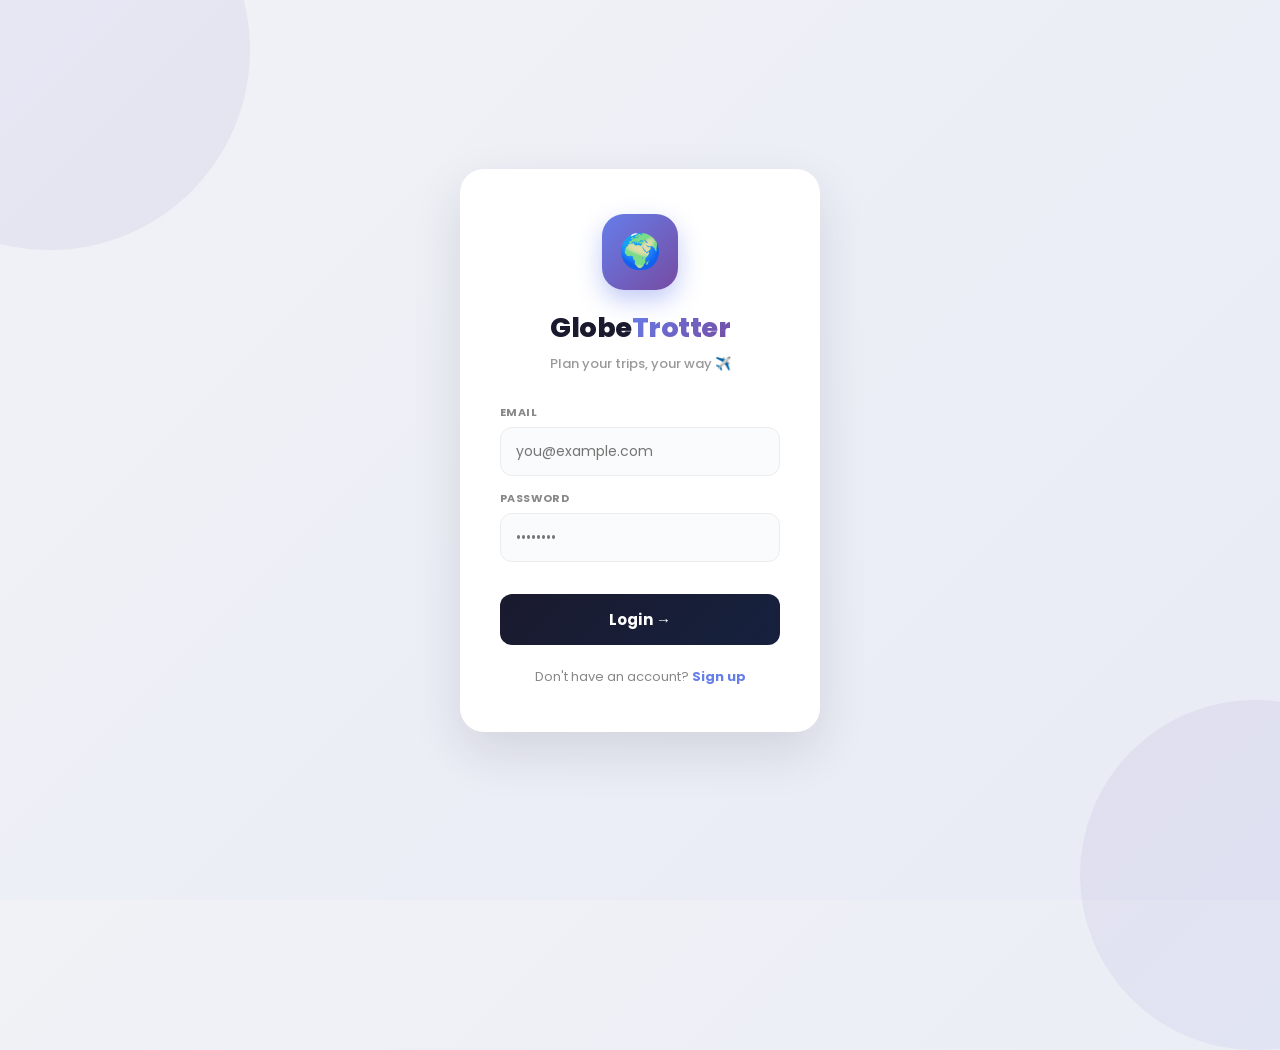
<file: index.html>
<!DOCTYPE html>
<html lang="en">
<head>
<meta charset="UTF-8">
<meta name="viewport" content="width=device-width, initial-scale=1.0">
<title>GlobeTrotter - Login</title>
<link rel="preconnect" href="https://fonts.googleapis.com">
<link href="https://fonts.googleapis.com/css2?family=Poppins:wght@400;500;600;700;800&display=swap" rel="stylesheet">
<style>
  * {
    margin: 0;
    padding: 0;
    box-sizing: border-box;
    font-family: 'Poppins', Arial, sans-serif;
  }

  body {
    background: linear-gradient(135deg, #f0f2f6 0%, #e8ebf5 100%);
    min-height: 100vh;
    display: flex;
    align-items: center;
    justify-content: center;
    position: relative;
    overflow: hidden;
  }

  /* Decorative background blobs */
  body::before {
    content: '';
    position: absolute;
    width: 400px;
    height: 400px;
    background: linear-gradient(135deg, #667eea, #764ba2);
    border-radius: 50%;
    opacity: 0.08;
    top: -150px;
    left: -150px;
  }

  body::after {
    content: '';
    position: absolute;
    width: 350px;
    height: 350px;
    background: linear-gradient(135deg, #764ba2, #667eea);
    border-radius: 50%;
    opacity: 0.08;
    bottom: -150px;
    right: -150px;
  }

  .container {
    background: white;
    padding: 45px 40px;
    border-radius: 24px;
    width: 360px;
    text-align: center;
    box-shadow: 0 20px 50px rgba(30,30,60,0.12);
    position: relative;
    z-index: 1;
  }

  /* Custom logo */
  .logo-badge {
    width: 76px;
    height: 76px;
    background: linear-gradient(135deg, #667eea 0%, #764ba2 100%);
    border-radius: 22px;
    display: flex;
    align-items: center;
    justify-content: center;
    margin: 0 auto 18px auto;
    box-shadow: 0 10px 25px rgba(102,126,234,0.4);
  }

  .logo-badge {
    font-size: 34px;
  }

  h1 {
    color: #1a1a2e;
    margin-bottom: 6px;
    font-size: 27px;
    font-weight: 800;
    letter-spacing: -0.5px;
  }

  h1 span {
    background: linear-gradient(135deg, #667eea, #764ba2);
    -webkit-background-clip: text;
    -webkit-text-fill-color: transparent;
    background-clip: text;
  }

  .tagline {
    color: #999;
    margin-bottom: 30px;
    font-size: 13px;
    font-weight: 500;
  }

  .field-group {
    text-align: left;
    margin-bottom: 14px;
  }

  .field-group label {
    display: block;
    font-size: 11px;
    font-weight: 700;
    color: #888;
    margin-bottom: 6px;
    text-transform: uppercase;
    letter-spacing: 0.4px;
  }

  input {
    width: 100%;
    padding: 13px 15px;
    border: 1.5px solid #ececec;
    border-radius: 12px;
    font-size: 14px;
    background: #fafbfc;
    font-family: inherit;
  }

  input:focus {
    outline: none;
    border-color: #667eea;
    background: white;
    box-shadow: 0 0 0 4px rgba(102,126,234,0.1);
  }

  button {
    width: 100%;
    padding: 14px;
    margin-top: 18px;
    background: linear-gradient(135deg, #1a1a2e, #16213e);
    color: white;
    border: none;
    border-radius: 12px;
    font-size: 15px;
    cursor: pointer;
    font-weight: 700;
    transition: 0.25s;
    letter-spacing: 0.2px;
  }

  button:hover {
    box-shadow: 0 10px 20px rgba(26,26,46,0.3);
    transform: translateY(-2px);
  }

  a {
    color: #667eea;
    font-weight: 700;
    text-decoration: none;
  }

  a:hover {
    text-decoration: underline;
  }

  .signup-text {
    margin-top: 22px;
    font-size: 13px;
    color: #888;
  }

  .divider {
    display: flex;
    align-items: center;
    gap: 10px;
    margin: 20px 0;
    color: #ccc;
    font-size: 11px;
  }

  .divider::before,
  .divider::after {
    content: '';
    flex: 1;
    height: 1px;
    background: #eee;
  }
</style>
</head>
<body>

  <div class="container">
    <div class="logo-badge">🌍</div>

    <h1>Globe<span>Trotter</span></h1>
    <p class="tagline">Plan your trips, your way ✈️</p>

    <form id="loginForm">
      <div class="field-group">
        <label>Email</label>
        <input type="email" id="email" placeholder="you@example.com" required>
      </div>
      <div class="field-group">
        <label>Password</label>
        <input type="password" id="password" placeholder="••••••••" required>
      </div>
      <button type="submit">Login →</button>
    </form>

    <p class="signup-text">Don't have an account? <a href="#" id="showSignup">Sign up</a></p>
  </div>

  <script>
    document.getElementById('loginForm').addEventListener('submit', function(e) {
      e.preventDefault();
      const email = document.getElementById('email').value;
      alert('Login clicked with: ' + email);
      window.location.href = "dashboard.html";
    });
  </script>

</body>
</html>
</file>
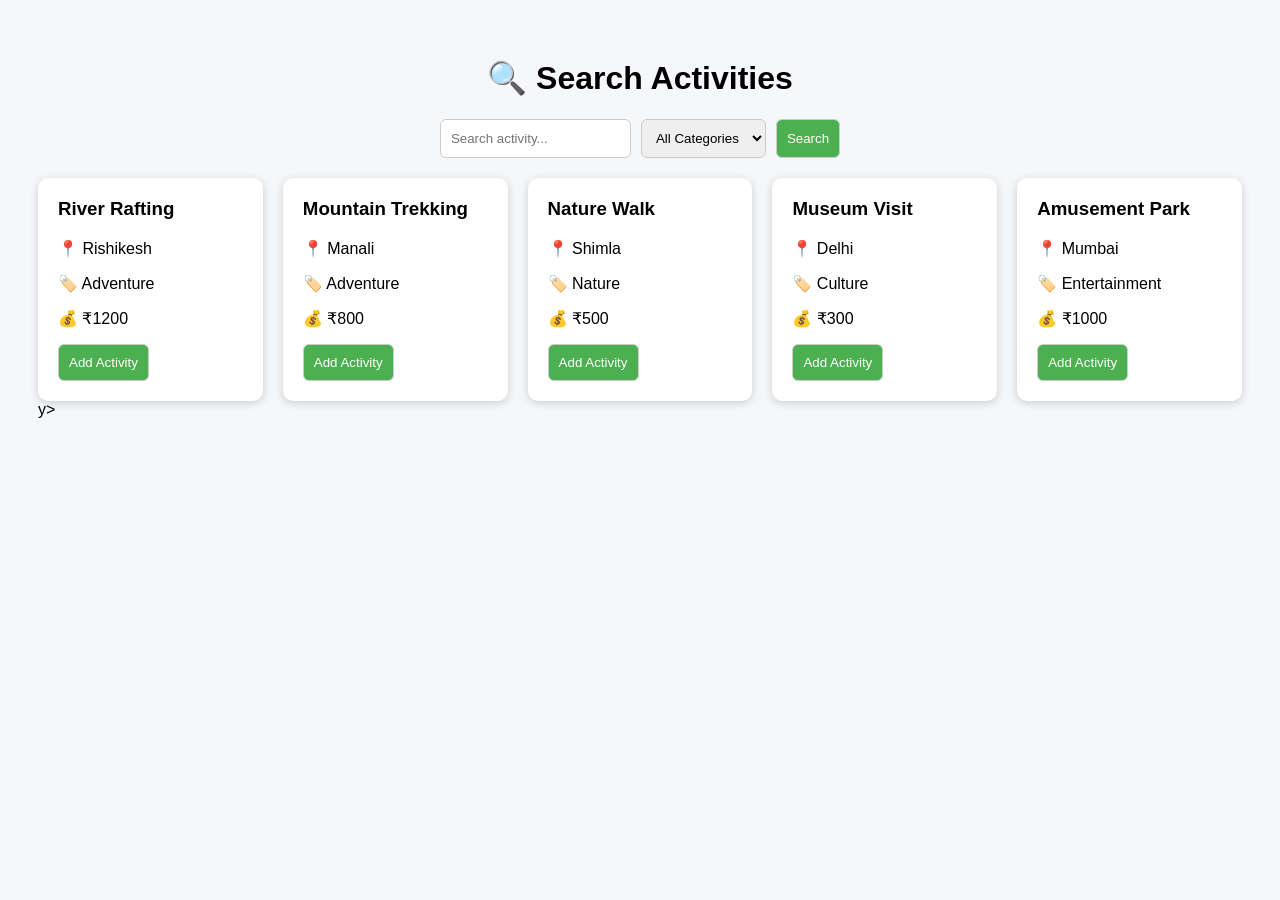
<file: activity-search.html>
<!DOCTYPE html>
<html>
<head>
    <title>Activity Search</title>

    <style>
        body {
            font-family: Arial;
            background: #f5f7fa;
            padding: 30px;
        }

        h1 {
            text-align: center;
        }

        .search-box {
            display: flex;
            justify-content: center;
            gap: 10px;
            margin: 20px;
        }

        input, select, button {
            padding: 10px;
            border: 1px solid #ccc;
            border-radius: 6px;
        }

        button {
            background: #4CAF50;
            color: white;
            cursor: pointer;
        }

        .activities {
            display: grid;
            grid-template-columns: repeat(auto-fit, minmax(220px, 1fr));
            gap: 20px;
        }

        .activity {
            background: white;
            padding: 20px;
            border-radius: 10px;
            box-shadow: 0 2px 8px #ccc;
        }

        .activity h3 {
            margin-top: 0;
        }
    </style>
</head>

<body>

    <h1>🔍 Search Activities</h1>

    <div class="search-box">
        <input type="text" id="search" placeholder="Search activity...">

        <select id="category">
            <option value="all">All Categories</option>
            <option value="Adventure">Adventure</option>
            <option value="Nature">Nature</option>
            <option value="Culture">Culture</option>
            <option value="Entertainment">Entertainment</option>
        </select>

        <button onclick="searchActivities()">Search</button>
    </div>

    <div class="activities" id="activityList"></div>

    <script>

        const activities = [
            {
                name: "River Rafting",
                location: "Rishikesh",
                category: "Adventure",
                price: 1200
            },
            {
                name: "Mountain Trekking",
                location: "Manali",
                category: "Adventure",
                price: 800
            },
            {
                name: "Nature Walk",
                location: "Shimla",
                category: "Nature",
                price: 500
            },
            {
                name: "Museum Visit",
                location: "Delhi",
                category: "Culture",
                price: 300
            },
            {
                name: "Amusement Park",
                location: "Mumbai",
                category: "Entertainment",
                price: 1000
            }
        ];

        function displayActivities(data) {

            const list = document.getElementById("activityList");

            list.innerHTML = "";

            if (data.length === 0) {
                list.innerHTML = "<h3>No activities found</h3>";
                return;
            }

            data.forEach(activity => {

                list.innerHTML += `
                    <div class="activity">
                        <h3>${activity.name}</h3>
                        <p>📍 ${activity.location}</p>
                        <p>🏷️ ${activity.category}</p>
                        <p>💰 ₹${activity.price}</p>
                        <button onclick="addActivity('${activity.name}')">
                            Add Activity
                        </button>
                    </div>
                `;

            });
        }

        function searchActivities() {

            const searchText =
                document.getElementById("search").value.toLowerCase();

            const category =
                document.getElementById("category").value;

            const filtered = activities.filter(activity => {

                const matchesSearch =
                    activity.name.toLowerCase().includes(searchText) ||
                    activity.location.toLowerCase().includes(searchText);

                const matchesCategory =
                    category === "all" ||
                    activity.category === category;

                return matchesSearch && matchesCategory;
            });

            displayActivities(filtered);
        }

        function addActivity(name) {
            alert(name + " added to your trip!");
        }

        displayActivities(activities);

    </script>

</body>
</html>y>
            </html>
</file>
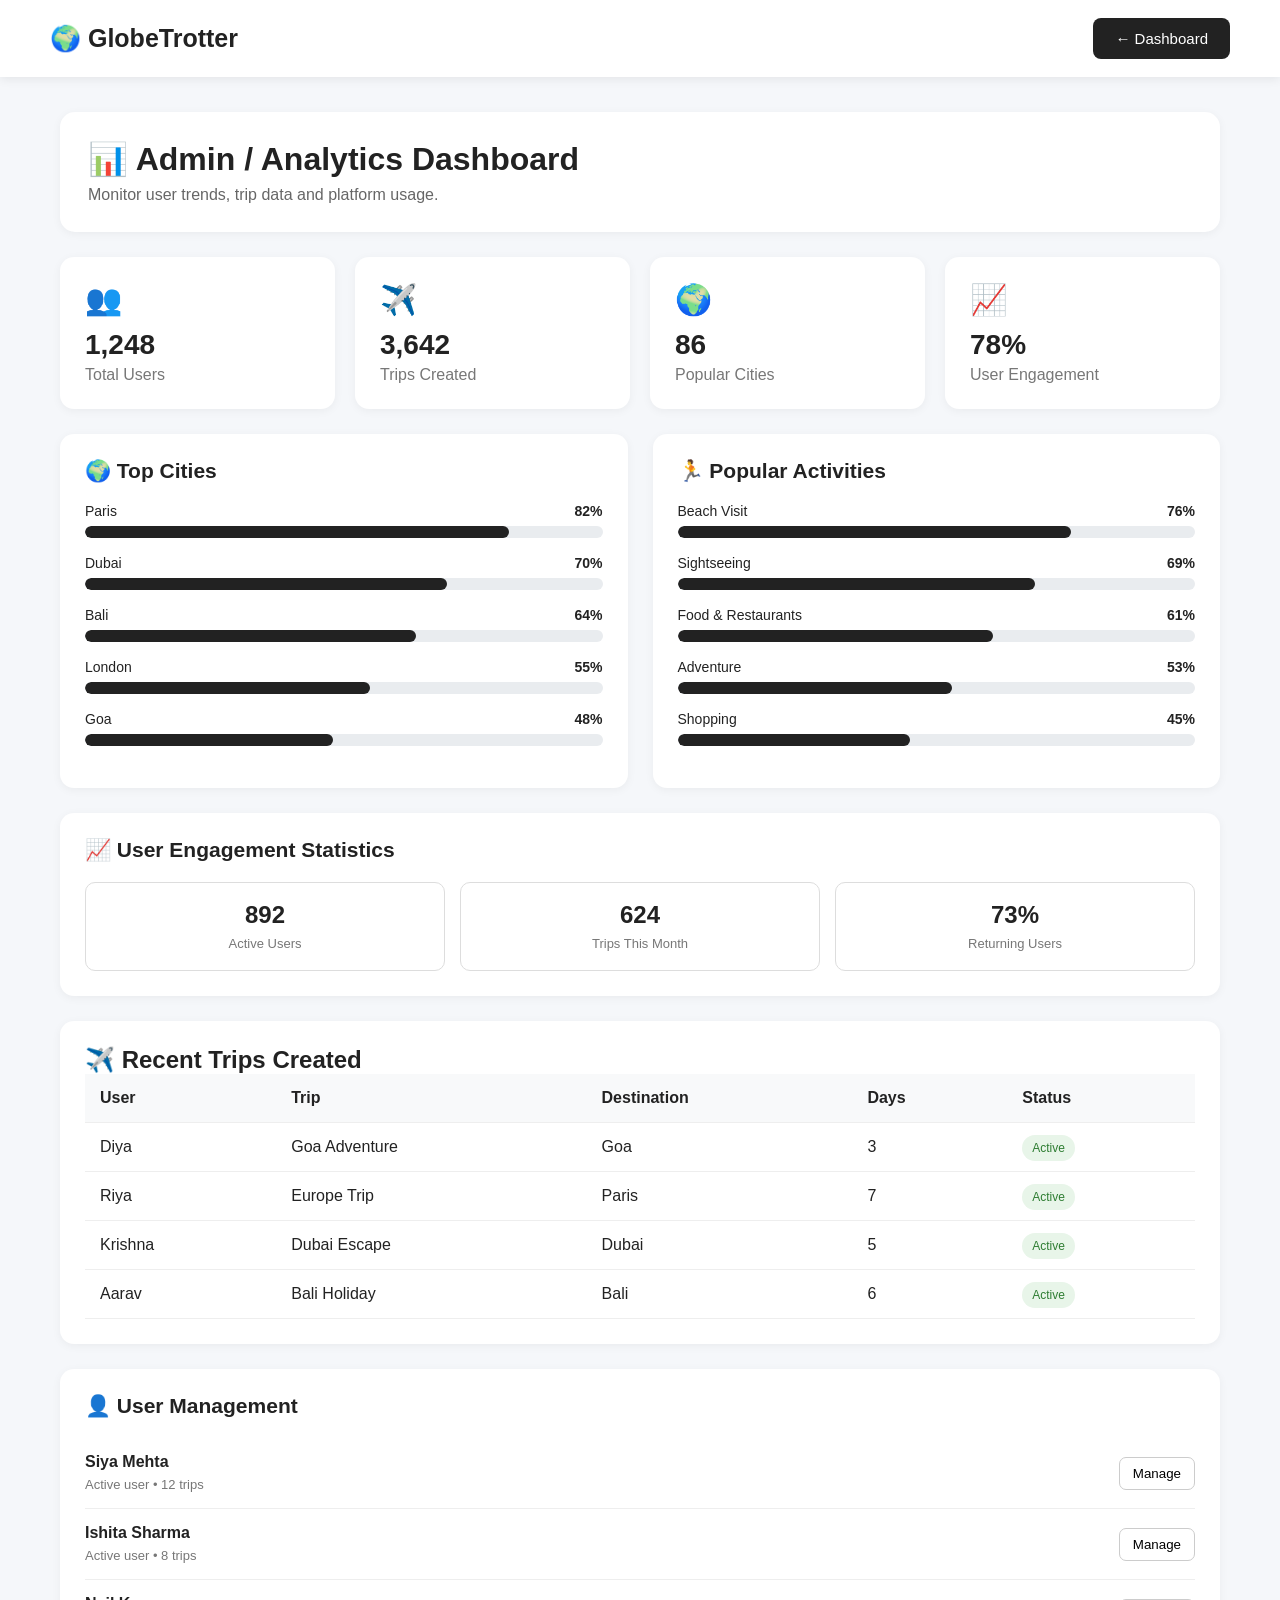
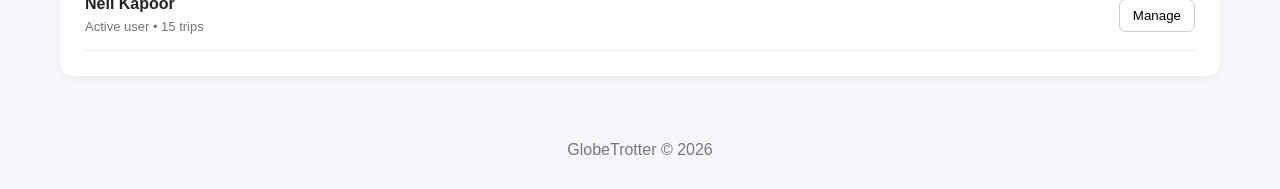
<file: admin-dashboard.html>
<!DOCTYPE html>
<html lang="en">
<head>
    <meta charset="UTF-8">
    <meta name="viewport" content="width=device-width, initial-scale=1.0">

    <title>GlobeTrotter - Admin Dashboard</title>

    <style>
        * {
            margin: 0;
            padding: 0;
            box-sizing: border-box;
            font-family: Arial, sans-serif;
        }

        body {
            background: #f5f7fa;
            color: #222;
        }

        /* Navigation */
        .navbar {
            background: white;
            padding: 18px 50px;
            display: flex;
            justify-content: space-between;
            align-items: center;
            box-shadow: 0 2px 10px rgba(0,0,0,0.08);
        }

        .logo {
            font-size: 25px;
            font-weight: bold;
        }

        .dashboard-btn {
            background: #222;
            color: white;
            border: none;
            padding: 12px 22px;
            border-radius: 8px;
            cursor: pointer;
            font-size: 15px;
        }

        .dashboard-btn:hover {
            background: #444;
        }

        /* Main container */
        .container {
            max-width: 1200px;
            margin: 35px auto;
            padding: 0 20px;
        }

        .heading {
            background: white;
            padding: 28px;
            border-radius: 15px;
            margin-bottom: 25px;
            box-shadow: 0 2px 10px rgba(0,0,0,0.05);
        }

        .heading h1 {
            font-size: 32px;
            margin-bottom: 8px;
        }

        .heading p {
            color: #666;
            font-size: 16px;
        }

        /* Statistics */
        .stats {
            display: grid;
            grid-template-columns: repeat(4, 1fr);
            gap: 20px;
            margin-bottom: 25px;
        }

        .stat-card {
            background: white;
            padding: 25px;
            border-radius: 14px;
            box-shadow: 0 2px 10px rgba(0,0,0,0.05);
        }

        .stat-icon {
            font-size: 30px;
            margin-bottom: 12px;
        }

        .stat-card h3 {
            font-size: 28px;
            margin-bottom: 5px;
        }

        .stat-card p {
            color: #777;
        }

        /* Grid sections */
        .grid {
            display: grid;
            grid-template-columns: 1fr 1fr;
            gap: 25px;
            margin-bottom: 25px;
        }

        .card {
            background: white;
            padding: 25px;
            border-radius: 14px;
            box-shadow: 0 2px 10px rgba(0,0,0,0.05);
        }

        .card h2 {
            margin-bottom: 20px;
            font-size: 21px;
        }

        /* Bar chart */
        .bar {
            margin-bottom: 17px;
        }

        .bar-info {
            display: flex;
            justify-content: space-between;
            margin-bottom: 7px;
            font-size: 14px;
        }

        .bar-bg {
            width: 100%;
            height: 12px;
            background: #e9ecef;
            border-radius: 10px;
            overflow: hidden;
        }

        .bar-fill {
            height: 100%;
            background: #222;
            border-radius: 10px;
        }

        /* Engagement */
        .engagement {
            display: grid;
            grid-template-columns: repeat(3, 1fr);
            gap: 15px;
        }

        .engagement-box {
            border: 1px solid #ddd;
            padding: 18px;
            border-radius: 10px;
            text-align: center;
        }

        .engagement-box strong {
            display: block;
            font-size: 24px;
            margin-bottom: 5px;
        }

        .engagement-box span {
            color: #777;
            font-size: 13px;
        }

        /* Table */
        .table-card {
            background: white;
            padding: 25px;
            border-radius: 14px;
            box-shadow: 0 2px 10px rgba(0,0,0,0.05);
            margin-bottom: 25px;
            overflow-x: auto;
        }

        table {
            width: 100%;
            border-collapse: collapse;
        }

        th,
        td {
            padding: 15px;
            text-align: left;
            border-bottom: 1px solid #eee;
        }

        th {
            background: #f8f9fa;
        }

        .status {
            padding: 6px 10px;
            border-radius: 15px;
            font-size: 12px;
            background: #e8f5e9;
            color: #2e7d32;
        }

        /* User management */
        .user-row {
            display: flex;
            justify-content: space-between;
            align-items: center;
            padding: 15px 0;
            border-bottom: 1px solid #eee;
        }

        .user-info strong {
            display: block;
            margin-bottom: 4px;
        }

        .user-info span {
            color: #777;
            font-size: 13px;
        }

        .manage-btn {
            border: 1px solid #ccc;
            background: white;
            padding: 8px 13px;
            border-radius: 7px;
            cursor: pointer;
        }

        .manage-btn:hover {
            background: #f1f1f1;
        }

        /* Footer */
        footer {
            text-align: center;
            padding: 30px;
            color: #777;
        }

        @media (max-width: 900px) {
            .stats {
                grid-template-columns: repeat(2, 1fr);
            }

            .grid {
                grid-template-columns: 1fr;
            }
        }

        @media (max-width: 600px) {
            .stats {
                grid-template-columns: 1fr;
            }

            .engagement {
                grid-template-columns: 1fr;
            }

            .navbar {
                padding: 18px 20px;
            }
        }
    </style>
</head>

<body>

    <!-- Navigation -->
    <nav class="navbar">
        <div class="logo">🌍 GlobeTrotter</div>

        <button class="dashboard-btn"
                onclick="window.location.href='dashboard.html'">
            ← Dashboard
        </button>
    </nav>


    <main class="container">

        <!-- Heading -->
        <section class="heading">
            <h1>📊 Admin / Analytics Dashboard</h1>
            <p>
                Monitor user trends, trip data and platform usage.
            </p>
        </section>


        <!-- Statistics -->
        <section class="stats">

            <div class="stat-card">
                <div class="stat-icon">👥</div>
                <h3>1,248</h3>
                <p>Total Users</p>
            </div>

            <div class="stat-card">
                <div class="stat-icon">✈️</div>
                <h3>3,642</h3>
                <p>Trips Created</p>
            </div>

            <div class="stat-card">
                <div class="stat-icon">🌍</div>
                <h3>86</h3>
                <p>Popular Cities</p>
            </div>

            <div class="stat-card">
                <div class="stat-icon">📈</div>
                <h3>78%</h3>
                <p>User Engagement</p>
            </div>

        </section>


        <!-- Analytics -->
        <section class="grid">

            <!-- Popular Cities -->
            <div class="card">

                <h2>🌍 Top Cities</h2>

                <div class="bar">
                    <div class="bar-info">
                        <span>Paris</span>
                        <strong>82%</strong>
                    </div>

                    <div class="bar-bg">
                        <div class="bar-fill" style="width:82%;"></div>
                    </div>
                </div>

                <div class="bar">
                    <div class="bar-info">
                        <span>Dubai</span>
                        <strong>70%</strong>
                    </div>

                    <div class="bar-bg">
                        <div class="bar-fill" style="width:70%;"></div>
                    </div>
                </div>

                <div class="bar">
                    <div class="bar-info">
                        <span>Bali</span>
                        <strong>64%</strong>
                    </div>

                    <div class="bar-bg">
                        <div class="bar-fill" style="width:64%;"></div>
                    </div>
                </div>

                <div class="bar">
                    <div class="bar-info">
                        <span>London</span>
                        <strong>55%</strong>
                    </div>

                    <div class="bar-bg">
                        <div class="bar-fill" style="width:55%;"></div>
                    </div>
                </div>

                <div class="bar">
                    <div class="bar-info">
                        <span>Goa</span>
                        <strong>48%</strong>
                    </div>

                    <div class="bar-bg">
                        <div class="bar-fill" style="width:48%;"></div>
                    </div>
                </div>

            </div>


            <!-- Popular Activities -->
            <div class="card">

                <h2>🏃 Popular Activities</h2>

                <div class="bar">
                    <div class="bar-info">
                        <span>Beach Visit</span>
                        <strong>76%</strong>
                    </div>

                    <div class="bar-bg">
                        <div class="bar-fill" style="width:76%;"></div>
                    </div>
                </div>

                <div class="bar">
                    <div class="bar-info">
                        <span>Sightseeing</span>
                        <strong>69%</strong>
                    </div>

                    <div class="bar-bg">
                        <div class="bar-fill" style="width:69%;"></div>
                    </div>
                </div>

                <div class="bar">
                    <div class="bar-info">
                        <span>Food & Restaurants</span>
                        <strong>61%</strong>
                    </div>

                    <div class="bar-bg">
                        <div class="bar-fill" style="width:61%;"></div>
                    </div>
                </div>

                <div class="bar">
                    <div class="bar-info">
                        <span>Adventure</span>
                        <strong>53%</strong>
                    </div>

                    <div class="bar-bg">
                        <div class="bar-fill" style="width:53%;"></div>
                    </div>
                </div>

                <div class="bar">
                    <div class="bar-info">
                        <span>Shopping</span>
                        <strong>45%</strong>
                    </div>

                    <div class="bar-bg">
                        <div class="bar-fill" style="width:45%;"></div>
                    </div>
                </div>

            </div>

        </section>


        <!-- User Engagement -->
        <section class="card" style="margin-bottom:25px;">

            <h2>📈 User Engagement Statistics</h2>

            <div class="engagement">

                <div class="engagement-box">
                    <strong>892</strong>
                    <span>Active Users</span>
                </div>

                <div class="engagement-box">
                    <strong>624</strong>
                    <span>Trips This Month</span>
                </div>

                <div class="engagement-box">
                    <strong>73%</strong>
                    <span>Returning Users</span>
                </div>

            </div>

        </section>


        <!-- Recent Trips -->
        <section class="table-card">

            <h2>✈️ Recent Trips Created</h2>

            <table>

                <thead>
                    <tr>
                        <th>User</th>
                        <th>Trip</th>
                        <th>Destination</th>
                        <th>Days</th>
                        <th>Status</th>
                    </tr>
                </thead>

                <tbody>

                    <tr>
                        <td>Diya</td>
                        <td>Goa Adventure</td>
                        <td>Goa</td>
                        <td>3</td>
                        <td>
                            <span class="status">Active</span>
                        </td>
                    </tr>

                    <tr>
                        <td>Riya</td>
                        <td>Europe Trip</td>
                        <td>Paris</td>
                        <td>7</td>
                        <td>
                            <span class="status">Active</span>
                        </td>
                    </tr>

                    <tr>
                        <td>Krishna</td>
                        <td>Dubai Escape</td>
                        <td>Dubai</td>
                        <td>5</td>
                        <td>
                            <span class="status">Active</span>
                        </td>
                    </tr>

                    <tr>
                        <td>Aarav</td>
                        <td>Bali Holiday</td>
                        <td>Bali</td>
                        <td>6</td>
                        <td>
                            <span class="status">Active</span>
                        </td>
                    </tr>

                </tbody>

            </table>

        </section>


        <!-- User Management -->
        <section class="card">

            <h2>👤 User Management</h2>

            <div class="user-row">

                <div class="user-info">
                    <strong>Siya Mehta</strong>
                    <span>Active user • 12 trips</span>
                </div>

                <button class="manage-btn"
                        onclick="alert('User details opened')">
                    Manage
                </button>

            </div>


            <div class="user-row">

                <div class="user-info">
                    <strong>Ishita Sharma</strong>
                    <span>Active user • 8 trips</span>
                </div>

                <button class="manage-btn"
                        onclick="alert('User details opened')">
                    Manage
                </button>

            </div>


            <div class="user-row">

                <div class="user-info">
                    <strong>Neil Kapoor</strong>
                    <span>Active user • 15 trips</span>
                </div>

                <button class="manage-btn"
                        onclick="alert('User details opened')">
                    Manage
                </button>

            </div>

        </section>

    </main>


    <footer>
        GlobeTrotter © 2026
    </footer>


    <script>
        console.log("Admin Analytics Dashboard loaded successfully.");
    </script>

</body>
</html>
</file>
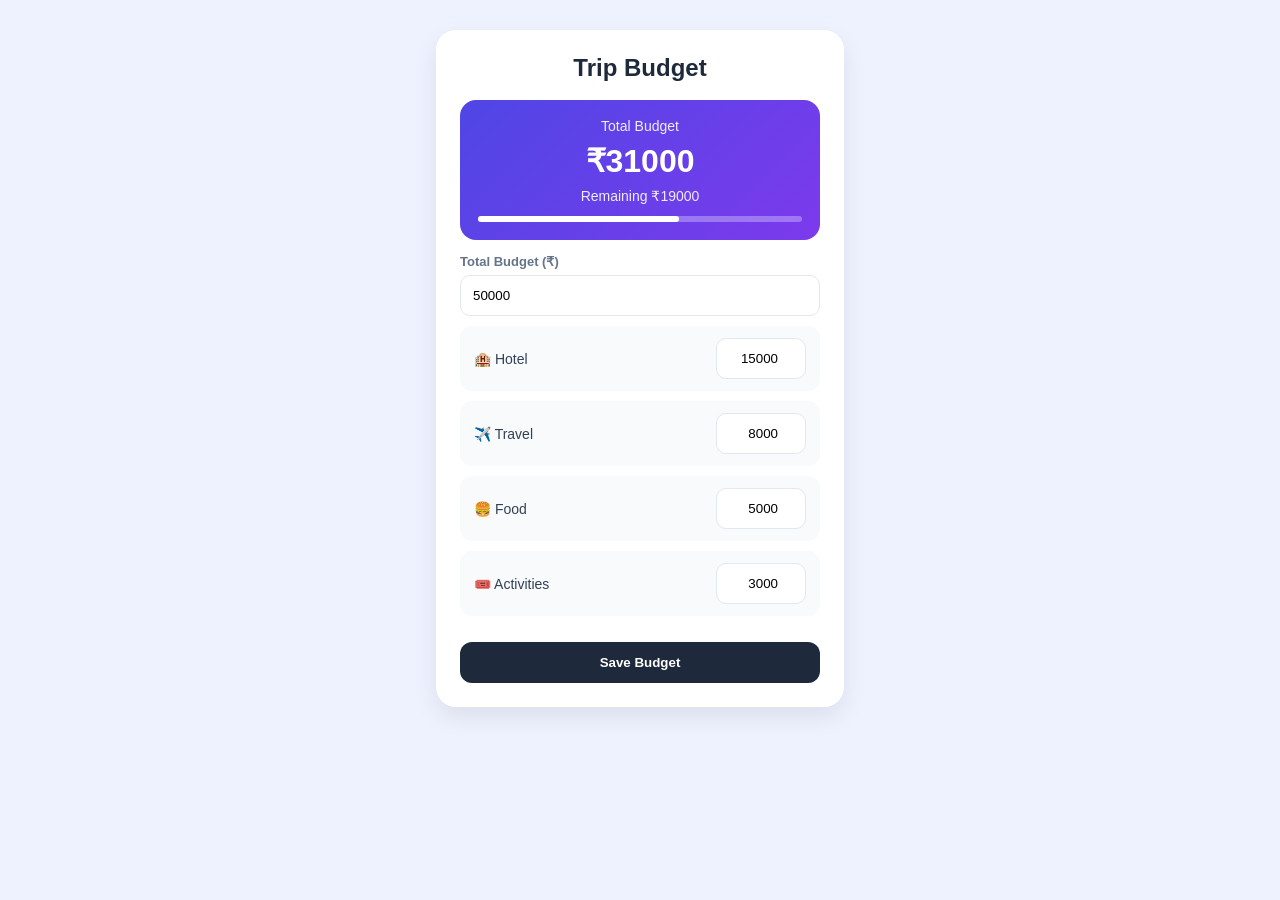
<file: budget&cost.html>
<!DOCTYPE html>
<html>
<head>
<meta name="viewport" content="width=device-width, initial-scale=1.0">
<title>Budget</title>
<style>
body{font-family:'Segoe UI',Arial;background:#eef2ff;margin:0;display:flex;justify-content:center}
.card{background:#fff;width:360px;margin:30px 15px;border-radius:20px;padding:24px;box-shadow:0 10px 25px rgba(0,0,0,.08)}
h2{text-align:center;color:#1e293b;margin:0 0 18px}
.total{background:linear-gradient(135deg,#4f46e5,#7c3aed);color:#fff;border-radius:16px;padding:18px;text-align:center}
.total h1{margin:8px 0;font-size:32px}
.total p{margin:0;opacity:.9;font-size:14px}
label{font-size:13px;color:#64748b;font-weight:600;margin-top:14px;display:block}
input{width:100%;padding:12px;border:1.5px solid #e2e8f0;border-radius:10px;box-sizing:border-box;outline:none;margin-top:6px}
input:focus{border-color:#4f46e5}
.row{display:flex;justify-content:space-between;align-items:center;background:#f8fafc;padding:12px 14px;border-radius:12px;margin:10px 0}
.row span{font-size:14px;color:#334155}
.row input{width:90px;margin:0;text-align:right;background:#fff}
.bar{height:6px;background:rgba(255,255,255,.3);border-radius:10px;margin-top:12px}
.fill{height:100%;background:#fff;width:0%;border-radius:10px;transition:.4s}
button{width:100%;padding:13px;border:0;border-radius:12px;background:#1e293b;color:#fff;font-weight:600;margin-top:16px;cursor:pointer}
</style>
</head>
<body>
<div class="card">
<h2>Trip Budget</h2>

<div class="total">
<p>Total Budget</p>
<h1 id="spent">₹31,000</h1>
<p id="remain">Remaining ₹19,000</p>
<div class="bar"><div id="fill" class="fill" style="width:62%"></div></div>
</div>

<label>Total Budget (₹)</label>
<input id="budget" type="number" value="50000" oninput="calc()">

<div class="row"><span>🏨 Hotel</span><input id="hotel" type="number" value="15000" oninput="calc()"></div>
<div class="row"><span>✈️ Travel</span><input id="travel" type="number" value="8000" oninput="calc()"></div>
<div class="row"><span>🍔 Food</span><input id="food" type="number" value="5000" oninput="calc()"></div>
<div class="row"><span>🎟️ Activities</span><input id="act" type="number" value="3000" oninput="calc()"></div>

<button onclick="alert('Budget Saved!')">Save Budget</button>
</div>

<script>
function calc(){
 let b=+budget.value||1;
 let s=(+hotel.value||0)+(+travel.value||0)+(+food.value||0)+(+act.value||0);
 document.getElementById("spent").textContent="₹"+s;
 document.getElementById("remain").textContent="Remaining ₹"+(b-s);
 document.getElementById("fill").style.width=Math.min(s/b*100,100)+"%";
}
calc();
</script>
</body>
</html>
</file>
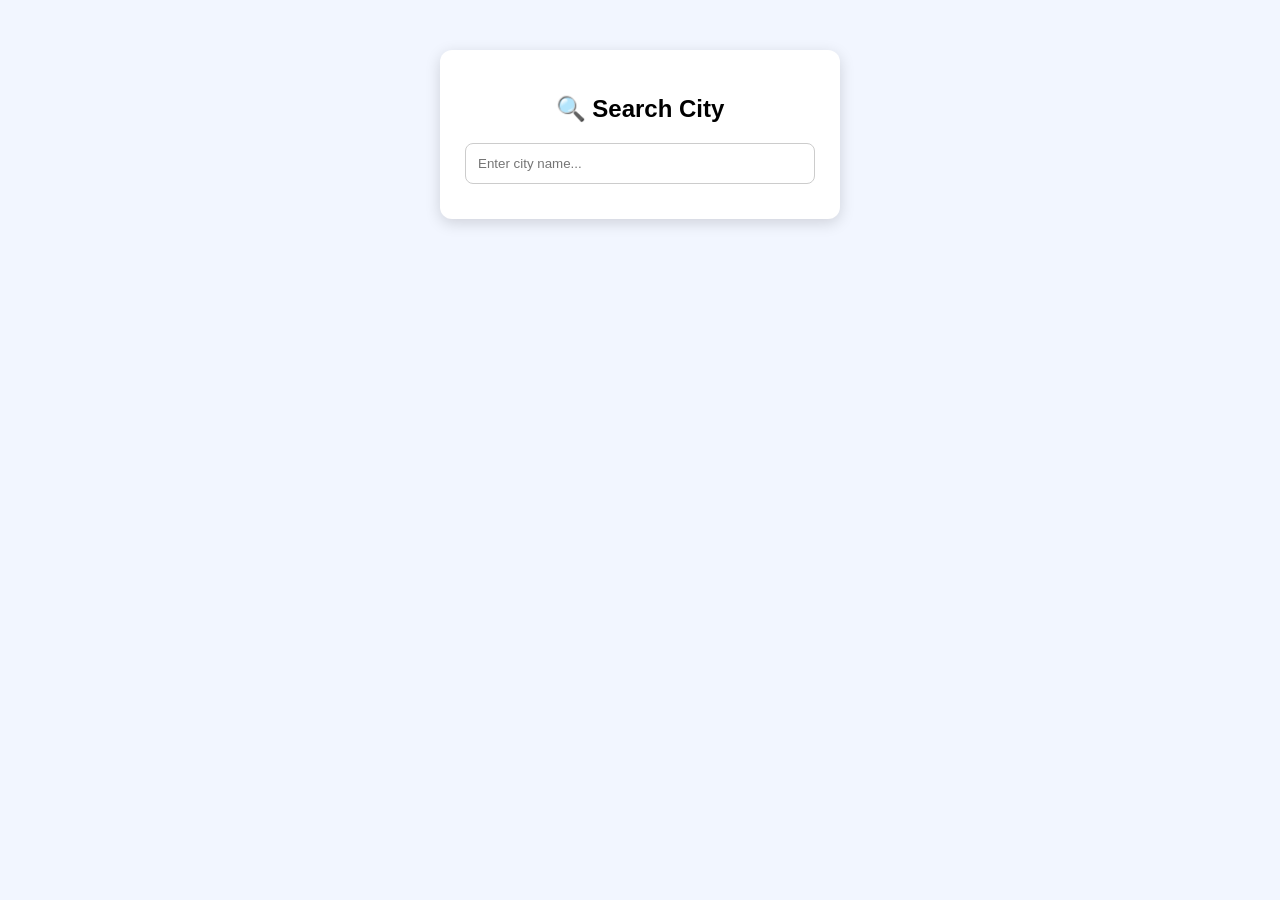
<file: citysearch.html>
<!DOCTYPE html>
<html>
<head>
<meta name="viewport" content="width=device-width, initial-scale=1.0">
<title>City Search</title>
<style>
body{font-family:Arial;background:#f2f6ff;display:flex;justify-content:center;padding-top:50px;margin:0}
.box{background:#fff;width:350px;padding:25px;border-radius:12px;box-shadow:0 4px 15px rgba(0,0,0,.15)}
h2{text-align:center}
input{width:100%;padding:12px;border:1px solid #ccc;border-radius:8px;box-sizing:border-box}
ul{list-style:none;padding:0;margin:10px 0 0;max-height:200px;overflow-y:auto}
li{padding:10px;border-radius:6px;cursor:pointer} li:hover{background:#e8f0ff}
</style>
</head>
<body>
<div class="box">
<h2>🔍 Search City</h2>
<input id="search" placeholder="Enter city name..." onkeyup="searchCity()">
<ul id="list"></ul>
</div>

<script>
let cities=["Mumbai","Delhi","Vadodara","Goa","Jaipur","Manali","Udaipur","Kerala","Darjeeling","Leh Ladakh","Rishikesh","Ahmedabad","Pune","Kolkata","Hyderabad"];

function searchCity(){
  let q=search.value.toLowerCase();
  let result=q ? cities.filter(c=>c.toLowerCase().includes(q)) : [];
  list.innerHTML=result.map(c=>`<li onclick="selectCity('${c}')">${c}</li>`).join("");
}
function selectCity(city){
  search.value=city;
  list.innerHTML="";
  alert("You selected: "+city);
}
</script>
</body>
</html>
</file>
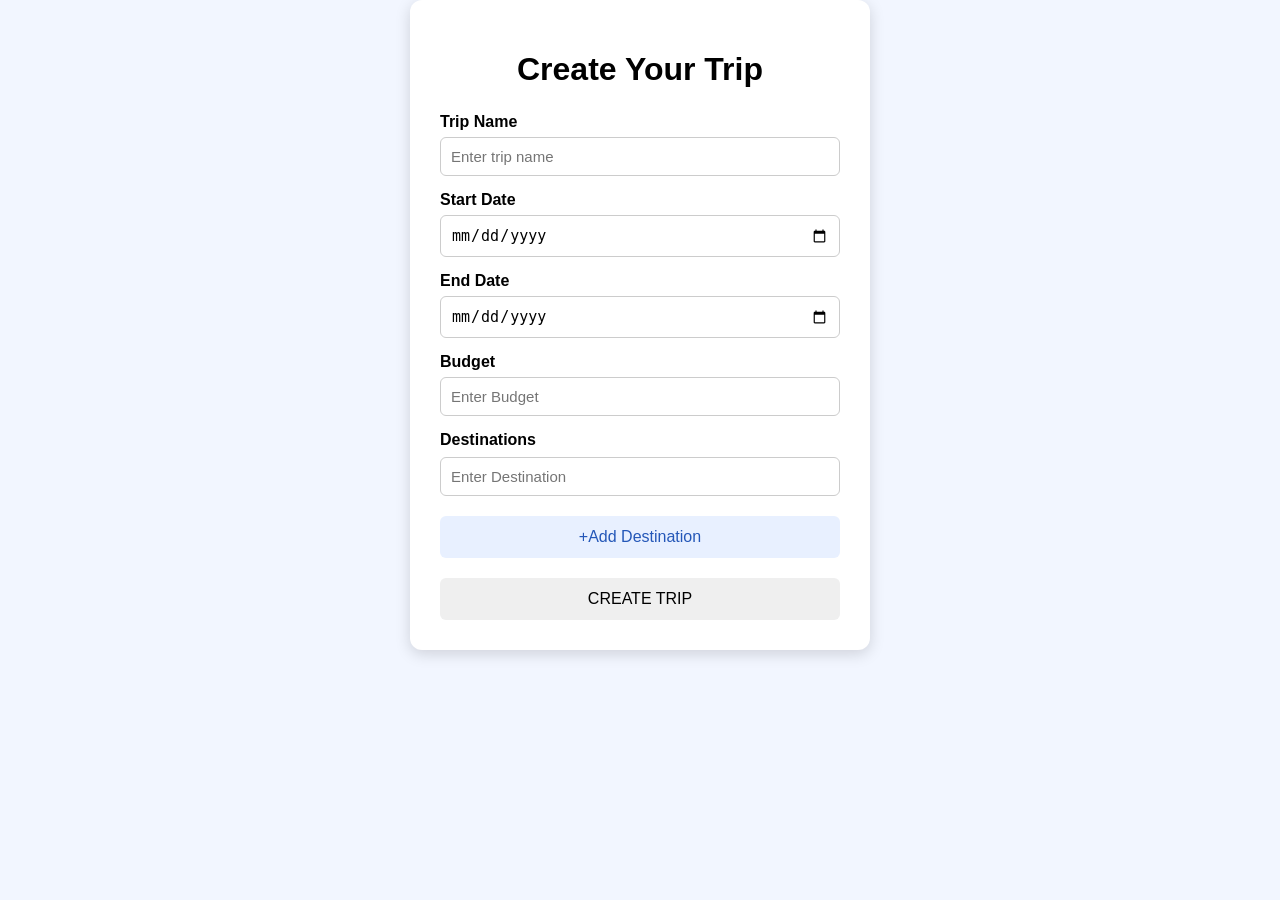
<file: create-trip.html>
<!DOCTYPE html>
<html lang="en">
    <head>
        <meta charset="UTF-8">
        <meta name="viewport"
        content=""width=device-width,initial-scale=1.0h>
        <title> Create Trip </title>
        <style>
            body {
                font-family: Arial,sans-serif; background-color: #f2f6ff;
                display: flex; justify-content: center; align-items: center;
                min-hight: 100vh; margin: 0; 
            }
            .container {
                background-color: white; width: 400px; padding: 30px;
                border-radius: 12px; box-shadow: 0 4px 15px rgba(0,0,0,0.15)
            }
            h1 { 
                text-align: center; margin-bottom: 25px;
            }
            label {
                display: block; margin-top: 15px;
                margin-bottom: 6px; font-weight: bold;
            }
            input {
                width: 100%; padding: 10px; box-sizing: border-box;
                border: 1px solid #ccc; border-radius: 6px; font-size: 15px;
            }
            button {
                width: 100%; padding: 12px; margin-top: 20px;
                border: none; border-radius: 6px; font-size: 16px; 
                cursor: pointer;
            }
            .destination-btn {
                background-color: #e8f0ff; color: #2457b8;
            }
            #destinations {
                margin-top: 10px;
            }
            .destination {
                display: flex; gap: 8px; margin-top: 8px;
            }
            .destination input {
                flex: 1;
            }
        </style>
    </head>
    <body>
        <div class="container">
            <h1> Create Your Trip</h1>
            <form id="tripForm">
                <label>Trip Name</label> <input id="tripName" required placeholder="Enter trip name">
                <label>Start Date</label> <input id="startDate" type="date" required>
                <label>End Date</label> <input id="endDate" type="date" required>
                <label>Budget</label> <input id="budget" type="number" min="0" required placeholder="Enter Budget">
                <div id="destinations"> <label> Destinations</label> <div class="destination">
                     <input name="destination" required placeholder="Enter Destination"> </div></div>
                     <button type="button" class="destination-btn" onclick="addDestination()">+Add Destination</button>
                     <button class="create-btn"> CREATE TRIP </button>
                     </form>
                     </div>

                     <script>
                        function addDestination(){
                            let d=document.createElement("div");
                            d.className="destination";
                            d.innerHTML='<input name="destination" required placeholder="Enter destination">';
                            document.getElementById("destinations").appendChild(d);
                        }
                        tripForm.onsubmit=e=>{
                            e.preventDefault();
                            let dest=[...document.querySelectorAll('[name="destination"]')].map(i=>i.value);
                            alert(Trip Created! \nTrip: ${tripName.value}\nStart: ${startDate.value}\nEnd: ${endDate.value}\nBudget: ${budget.value}\nDestination: ${dest.join(",")});
                        }
                     </script>
     </body>
</html>
</file>
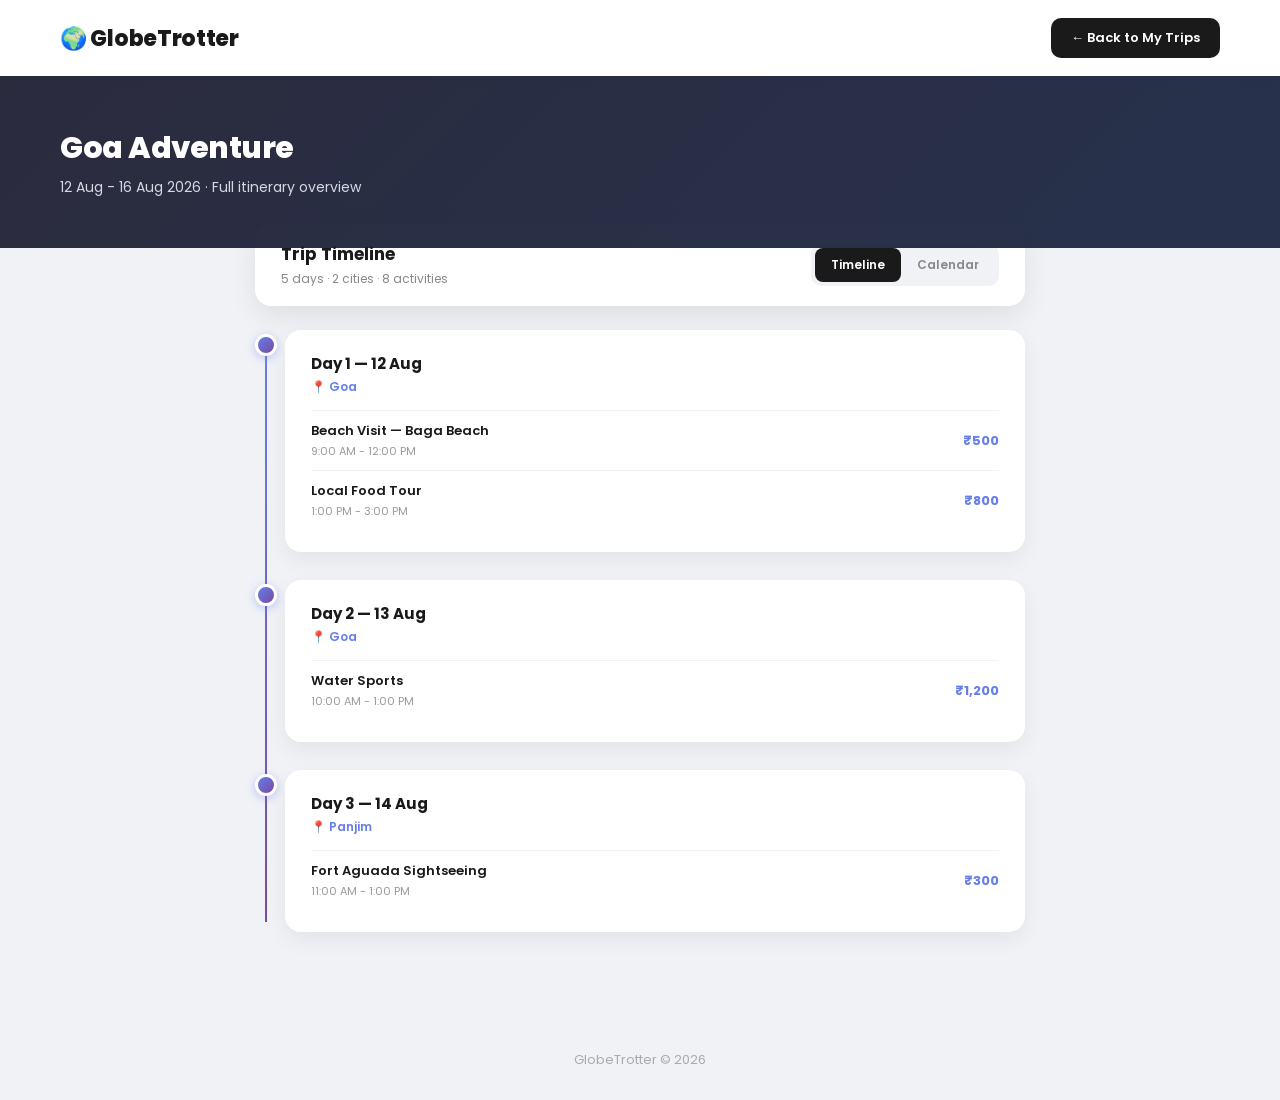
<file: itinerary view.html>
<!DOCTYPE html>
<html lang="en">
<head>
<meta charset="UTF-8">
<meta name="viewport" content="width=device-width, initial-scale=1.0">
<title>GlobeTrotter - Itinerary View</title>
<link rel="preconnect" href="https://fonts.googleapis.com">
<link href="https://fonts.googleapis.com/css2?family=Poppins:wght@400;600;700;800&display=swap" rel="stylesheet">
<style>
  * {
    margin: 0;
    padding: 0;
    box-sizing: border-box;
    font-family: 'Poppins', 'Segoe UI', Arial, sans-serif;
  }

  body {
    background: #f0f2f6;
    color: #1a1a1a;
  }

  .navbar {
    background: white;
    padding: 18px 60px;
    display: flex;
    justify-content: space-between;
    align-items: center;
    box-shadow: 0 2px 12px rgba(0,0,0,0.06);
  }

  .logo {
    font-size: 22px;
    font-weight: 800;
    display: flex;
    align-items: center;
    gap: 10px;
    letter-spacing: -0.3px;
  }

  .back-btn {
    padding: 10px 20px;
    border: none;
    border-radius: 10px;
    background: #1a1a1a;
    color: white;
    cursor: pointer;
    font-size: 13px;
    font-weight: 600;
    text-decoration: none;
  }

  .back-btn:hover { background: #000; }

  .hero-banner {
    position: relative;
    background: linear-gradient(135deg, rgba(26,26,46,0.92) 0%, rgba(22,33,62,0.92) 100%),
                url('https://images.unsplash.com/photo-1476514525535-07fb3b4ae5f1?w=1200&q=60') center/cover;
    padding: 50px 60px;
    color: white;
  }

  .hero-banner h1 { font-size: 30px; font-weight: 800; margin-bottom: 6px; letter-spacing: -0.5px; }
  .hero-banner p { color: #d5d8e3; font-size: 14px; }

  .container {
    max-width: 850px;
    margin: -25px auto 0 auto;
    padding: 0 40px 60px 40px;
  }

  .toolbar {
    background: white;
    border-radius: 16px;
    padding: 18px 26px;
    box-shadow: 0 10px 28px rgba(0,0,0,0.08);
    margin-bottom: 24px;
    display: flex;
    justify-content: space-between;
    align-items: center;
  }

  .toolbar h2 { font-size: 17px; font-weight: 700; }
  .toolbar p { color: #888; font-size: 12px; margin-top: 3px; }

  .toggle-group {
    display: flex;
    background: #f0f2f6;
    border-radius: 10px;
    padding: 4px;
  }

  .toggle-btn {
    padding: 8px 16px;
    border: none;
    background: none;
    border-radius: 8px;
    font-size: 12px;
    font-weight: 600;
    cursor: pointer;
    color: #888;
    transition: 0.2s;
  }

  .toggle-btn.active {
    background: #1a1a1a;
    color: white;
  }

  /* Timeline view */
  .timeline {
    position: relative;
    padding-left: 30px;
  }

  .timeline::before {
    content: '';
    position: absolute;
    left: 10px;
    top: 10px;
    bottom: 10px;
    width: 2px;
    background: linear-gradient(#667eea, #764ba2);
  }

  .day-block {
    margin-bottom: 28px;
    position: relative;
  }

  .day-dot {
    position: absolute;
    left: -30px;
    top: 4px;
    width: 22px;
    height: 22px;
    border-radius: 50%;
    background: linear-gradient(135deg, #667eea, #764ba2);
    border: 3px solid white;
    box-shadow: 0 2px 8px rgba(102,126,234,0.4);
  }

  .day-card {
    background: white;
    border-radius: 16px;
    padding: 22px 26px;
    box-shadow: 0 8px 22px rgba(0,0,0,0.06);
  }

  .day-title {
    font-size: 15px;
    font-weight: 700;
    margin-bottom: 3px;
  }

  .day-city {
    color: #667eea;
    font-size: 12px;
    font-weight: 600;
    margin-bottom: 14px;
  }

  .activity-item {
    display: flex;
    justify-content: space-between;
    align-items: center;
    padding: 10px 0;
    border-top: 1px solid #f2f2f2;
    font-size: 13px;
  }

  .activity-item:first-of-type { border-top: none; }

  .activity-name { font-weight: 600; }
  .activity-time { color: #999; font-size: 11px; margin-top: 2px; }
  .activity-cost { color: #667eea; font-weight: 700; font-size: 13px; }

  /* Calendar view */
  .calendar-view {
    display: none;
    background: white;
    border-radius: 16px;
    padding: 26px;
    box-shadow: 0 8px 22px rgba(0,0,0,0.06);
  }

  .calendar-grid {
    display: grid;
    grid-template-columns: repeat(5, 1fr);
    gap: 12px;
  }

  .cal-day {
    background: #f7f8fb;
    border-radius: 12px;
    padding: 14px;
    border-top: 3px solid #667eea;
  }

  .cal-day .cal-date {
    font-size: 11px;
    font-weight: 700;
    color: #667eea;
    margin-bottom: 4px;
  }

  .cal-day .cal-city {
    font-size: 13px;
    font-weight: 700;
    margin-bottom: 10px;
  }

  .cal-day .cal-activity {
    font-size: 11px;
    color: #666;
    padding: 5px 0;
    border-top: 1px dashed #e2e2e2;
  }

  .cal-day .cal-activity:first-of-type { border-top: none; }

  footer {
    text-align: center;
    padding: 30px;
    color: #aaa;
    font-size: 13px;
  }
</style>
</head>
<body>

  <div class="navbar">
    <div class="logo">🌍 GlobeTrotter</div>
    <a href="my-trips.html" class="back-btn">← Back to My Trips</a>
  </div>

  <div class="hero-banner">
    <h1>Goa Adventure</h1>
    <p>12 Aug - 16 Aug 2026 · Full itinerary overview</p>
  </div>

  <div class="container">

    <div class="toolbar">
      <div>
        <h2>Trip Timeline</h2>
        <p>5 days · 2 cities · 8 activities</p>
      </div>
      <div class="toggle-group">
        <button class="toggle-btn active" id="timelineBtn" onclick="showView('timeline')">Timeline</button>
        <button class="toggle-btn" id="calendarBtn" onclick="showView('calendar')">Calendar</button>
      </div>
    </div>

    <!-- Timeline View -->
    <div class="timeline" id="timelineView">

      <div class="day-block">
        <div class="day-dot"></div>
        <div class="day-card">
          <div class="day-title">Day 1 — 12 Aug</div>
          <div class="day-city">📍 Goa</div>

          <div class="activity-item">
            <div>
              <div class="activity-name">Beach Visit — Baga Beach</div>
              <div class="activity-time">9:00 AM - 12:00 PM</div>
            </div>
            <div class="activity-cost">₹500</div>
          </div>

          <div class="activity-item">
            <div>
              <div class="activity-name">Local Food Tour</div>
              <div class="activity-time">1:00 PM - 3:00 PM</div>
            </div>
            <div class="activity-cost">₹800</div>
          </div>
        </div>
      </div>

      <div class="day-block">
        <div class="day-dot"></div>
        <div class="day-card">
          <div class="day-title">Day 2 — 13 Aug</div>
          <div class="day-city">📍 Goa</div>

          <div class="activity-item">
            <div>
              <div class="activity-name">Water Sports</div>
              <div class="activity-time">10:00 AM - 1:00 PM</div>
            </div>
            <div class="activity-cost">₹1,200</div>
          </div>
        </div>
      </div>

      <div class="day-block">
        <div class="day-dot"></div>
        <div class="day-card">
          <div class="day-title">Day 3 — 14 Aug</div>
          <div class="day-city">📍 Panjim</div>

          <div class="activity-item">
            <div>
              <div class="activity-name">Fort Aguada Sightseeing</div>
              <div class="activity-time">11:00 AM - 1:00 PM</div>
            </div>
            <div class="activity-cost">₹300</div>
          </div>
        </div>
      </div>

    </div>

    <!-- Calendar View -->
    <div class="calendar-view" id="calendarView">
      <div class="calendar-grid">
        <div class="cal-day">
          <div class="cal-date">12 Aug</div>
          <div class="cal-city">Goa</div>
          <div class="cal-activity">Beach Visit</div>
          <div class="cal-activity">Food Tour</div>
        </div>
        <div class="cal-day">
          <div class="cal-date">13 Aug</div>
          <div class="cal-city">Goa</div>
          <div class="cal-activity">Water Sports</div>
        </div>
        <div class="cal-day">
          <div class="cal-date">14 Aug</div>
          <div class="cal-city">Panjim</div>
          <div class="cal-activity">Fort Aguada</div>
        </div>
        <div class="cal-day">
          <div class="cal-date">15 Aug</div>
          <div class="cal-city">Panjim</div>
          <div class="cal-activity">Free Day</div>
        </div>
        <div class="cal-day">
          <div class="cal-date">16 Aug</div>
          <div class="cal-city">Return</div>
          <div class="cal-activity">Departure</div>
        </div>
      </div>
    </div>

  </div>

  <footer>GlobeTrotter © 2026</footer>

  <script>
    function showView(view) {
      const timelineView = document.getElementById('timelineView');
      const calendarView = document.getElementById('calendarView');
      const timelineBtn = document.getElementById('timelineBtn');
      const calendarBtn = document.getElementById('calendarBtn');

      if (view === 'timeline') {
        timelineView.style.display = 'block';
        calendarView.style.display = 'none';
        timelineBtn.classList.add('active');
        calendarBtn.classList.remove('active');
      } else {
        timelineView.style.display = 'none';
        calendarView.style.display = 'block';
        calendarBtn.classList.add('active');
        timelineBtn.classList.remove('active');
      }
    }
  </script>

</body>
</html>
</file>
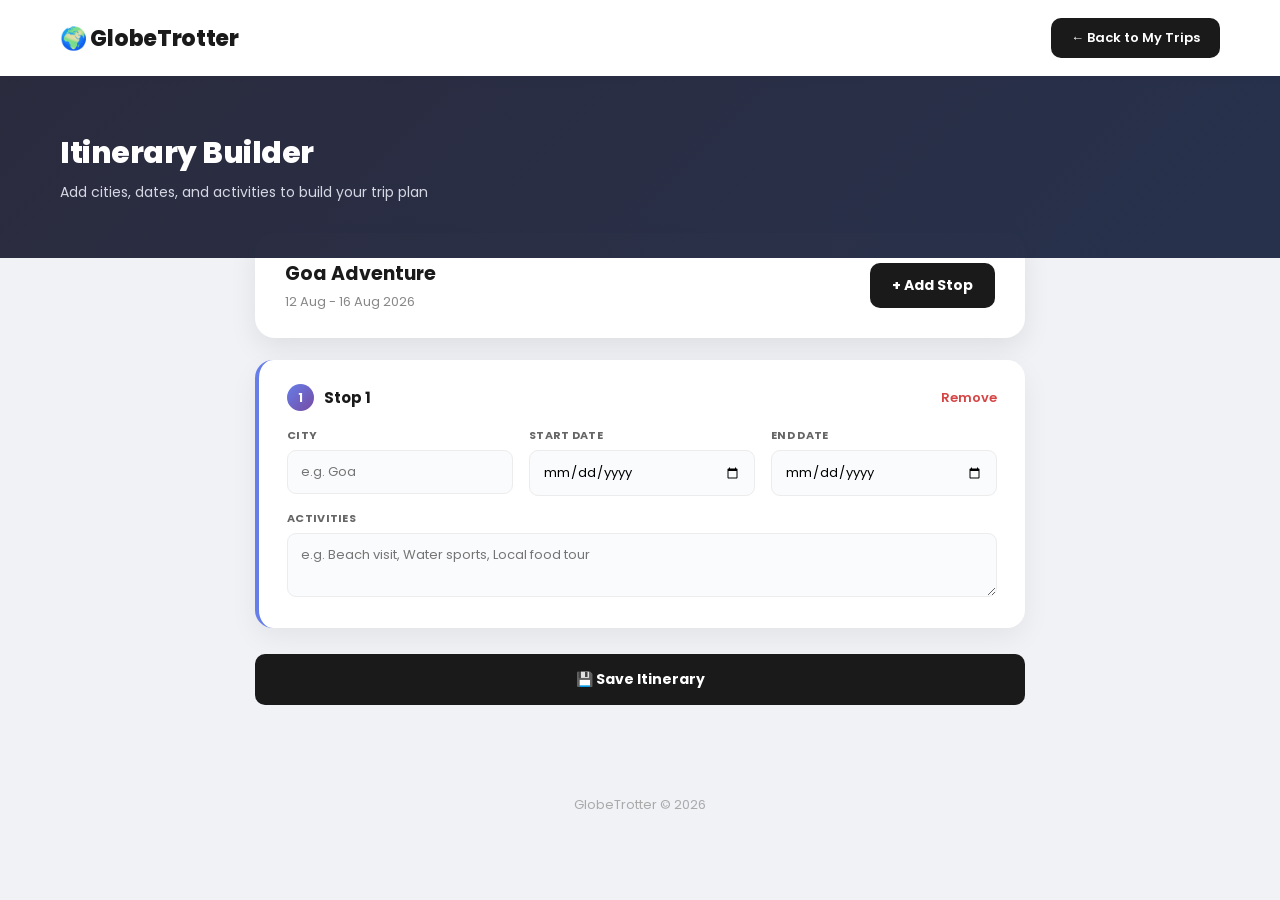
<file: itinerary.html>
<!DOCTYPE html>
<html lang="en">
<head>
<meta charset="UTF-8">
<meta name="viewport" content="width=device-width, initial-scale=1.0">
<title>GlobeTrotter - Itinerary Builder</title>
<link rel="preconnect" href="https://fonts.googleapis.com">
<link href="https://fonts.googleapis.com/css2?family=Poppins:wght@400;600;700;800&display=swap" rel="stylesheet">
<style>
  * {
    margin: 0;
    padding: 0;
    box-sizing: border-box;
    font-family: 'Poppins', 'Segoe UI', Arial, sans-serif;
  }

  body {
    background: #f0f2f6;
    color: #1a1a1a;
  }

  .navbar {
    background: white;
    padding: 18px 60px;
    display: flex;
    justify-content: space-between;
    align-items: center;
    box-shadow: 0 2px 12px rgba(0,0,0,0.06);
  }

  .logo {
    font-size: 22px;
    font-weight: 800;
    display: flex;
    align-items: center;
    gap: 10px;
    letter-spacing: -0.3px;
  }

  .back-btn {
    padding: 10px 20px;
    border: none;
    border-radius: 10px;
    background: #1a1a1a;
    color: white;
    cursor: pointer;
    font-size: 13px;
    font-weight: 600;
    text-decoration: none;
  }

  .back-btn:hover {
    background: #000;
  }

  .hero-banner {
    position: relative;
    background: linear-gradient(135deg, rgba(26,26,46,0.92) 0%, rgba(22,33,62,0.92) 100%),
                url('https://images.unsplash.com/photo-1488646953014-85cb44e25828?w=1200&q=60') center/cover;
    padding: 55px 60px;
    color: white;
    overflow: hidden;
  }

  .hero-banner h1 {
    font-size: 30px;
    font-weight: 800;
    margin-bottom: 6px;
    letter-spacing: -0.5px;
  }

  .hero-banner p {
    color: #d5d8e3;
    font-size: 14px;
    font-weight: 400;
  }

  .container {
    max-width: 850px;
    margin: -25px auto 0 auto;
    padding: 0 40px 60px 40px;
  }

  .trip-info-card {
    background: white;
    border-radius: 20px;
    padding: 26px 30px;
    box-shadow: 0 10px 28px rgba(0,0,0,0.08);
    margin-bottom: 22px;
    display: flex;
    justify-content: space-between;
    align-items: center;
  }

  .trip-info-card h2 {
    font-size: 19px;
    font-weight: 700;
    margin-bottom: 4px;
  }

  .trip-info-card p {
    color: #888;
    font-size: 13px;
  }

  .add-stop-btn {
    padding: 12px 22px;
    background: #1a1a1a;
    color: white;
    border: none;
    border-radius: 10px;
    font-size: 14px;
    font-weight: 700;
    cursor: pointer;
    transition: 0.2s;
  }

  .add-stop-btn:hover {
    background: #000;
    transform: translateY(-1px);
  }

  #stopsContainer {
    display: flex;
    flex-direction: column;
    gap: 18px;
  }

  .stop-card {
    background: white;
    border-radius: 18px;
    padding: 24px 28px;
    box-shadow: 0 10px 28px rgba(0,0,0,0.06);
    border-left: 4px solid #667eea;
    animation: slideIn 0.3s ease;
  }

  @keyframes slideIn {
    from { opacity: 0; transform: translateY(-8px); }
    to { opacity: 1; transform: translateY(0); }
  }

  .stop-header {
    display: flex;
    justify-content: space-between;
    align-items: center;
    margin-bottom: 16px;
  }

  .stop-number {
    display: flex;
    align-items: center;
    gap: 10px;
    font-weight: 700;
    font-size: 15px;
  }

  .stop-badge {
    width: 27px;
    height: 27px;
    border-radius: 50%;
    background: linear-gradient(135deg, #667eea, #764ba2);
    color: white;
    display: flex;
    align-items: center;
    justify-content: center;
    font-size: 12px;
    font-weight: 700;
  }

  .remove-btn {
    background: none;
    border: none;
    color: #d64545;
    cursor: pointer;
    font-size: 13px;
    font-weight: 600;
  }

  .remove-btn:hover {
    text-decoration: underline;
  }

  .field-row {
    display: flex;
    gap: 16px;
    margin-bottom: 14px;
  }

  .field-group {
    flex: 1;
  }

  .field-group label {
    display: block;
    font-size: 11px;
    font-weight: 700;
    color: #666;
    margin-bottom: 6px;
    text-transform: uppercase;
    letter-spacing: 0.3px;
  }

  .field-group input,
  .field-group textarea {
    width: 100%;
    padding: 11px 13px;
    border: 1.5px solid #ececec;
    border-radius: 9px;
    font-size: 13px;
    background: #fafbfc;
    font-family: inherit;
  }

  .field-group input:focus,
  .field-group textarea:focus {
    outline: none;
    border-color: #667eea;
    background: white;
    box-shadow: 0 0 0 3px rgba(102,126,234,0.1);
  }

  .field-group textarea {
    resize: vertical;
    min-height: 60px;
  }

  .save-bar {
    margin-top: 26px;
    display: flex;
    gap: 14px;
  }

  .save-btn {
    flex: 1;
    padding: 15px;
    background: #1a1a1a;
    color: white;
    border: none;
    border-radius: 10px;
    font-size: 14px;
    font-weight: 700;
    cursor: pointer;
    transition: 0.2s;
  }

  .save-btn:hover {
    background: #000;
    transform: translateY(-1px);
  }

  footer {
    text-align: center;
    padding: 30px;
    color: #aaa;
    font-size: 13px;
  }
</style>
</head>
<body>

  <div class="navbar">
    <div class="logo">🌍 GlobeTrotter</div>
    <a href="my-trips.html" class="back-btn">← Back to My Trips</a>
  </div>

  <div class="hero-banner">
    <h1>Itinerary Builder</h1>
    <p>Add cities, dates, and activities to build your trip plan</p>
  </div>

  <div class="container">

    <div class="trip-info-card">
      <div>
        <h2>Goa Adventure</h2>
        <p>12 Aug - 16 Aug 2026</p>
      </div>
      <button class="add-stop-btn" onclick="addStop()">+ Add Stop</button>
    </div>

    <div id="stopsContainer"></div>

    <div class="save-bar">
      <button class="save-btn">💾 Save Itinerary</button>
    </div>

  </div>

  <footer>GlobeTrotter © 2026</footer>

  <script>
    let stopCount = 0;

    function addStop() {
      stopCount++;
      const container = document.getElementById('stopsContainer');

      const card = document.createElement('div');
      card.className = 'stop-card';
      card.innerHTML = `
        <div class="stop-header">
          <div class="stop-number">
            <span class="stop-badge">${stopCount}</span>
            Stop ${stopCount}
          </div>
          <button class="remove-btn" onclick="this.closest('.stop-card').remove()">Remove</button>
        </div>
        <div class="field-row">
          <div class="field-group">
            <label>City</label>
            <input type="text" placeholder="e.g. Goa">
          </div>
          <div class="field-group">
            <label>Start Date</label>
            <input type="date">
          </div>
          <div class="field-group">
            <label>End Date</label>
            <input type="date">
          </div>
        </div>
        <div class="field-group">
          <label>Activities</label>
          <textarea placeholder="e.g. Beach visit, Water sports, Local food tour"></textarea>
        </div>
      `;
      container.appendChild(card);
    }

    addStop();
  </script>

</body>
</html>
</file>
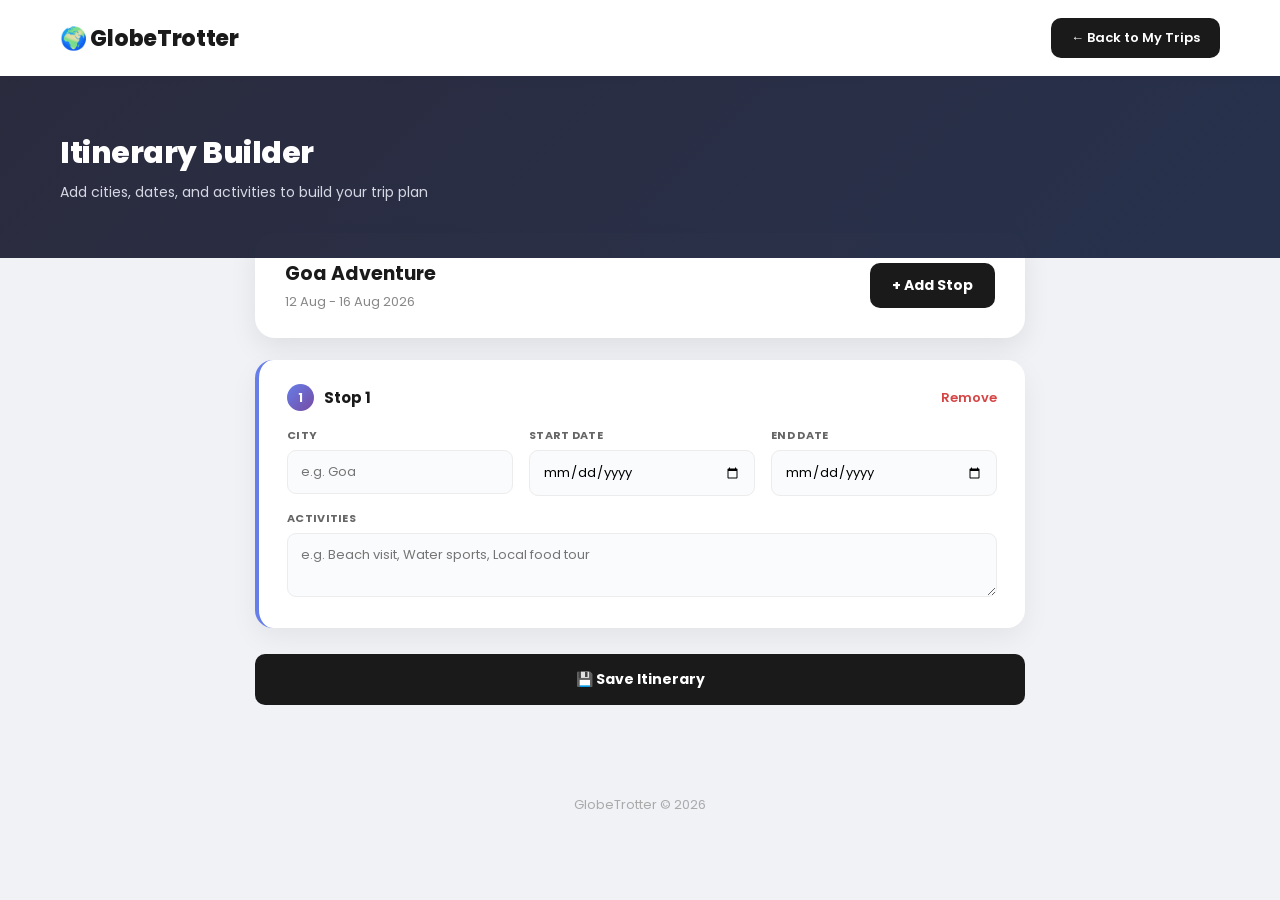
<file: itninerrary.html>
<!DOCTYPE html>
<html lang="en">
<head>
<meta charset="UTF-8">
<meta name="viewport" content="width=device-width, initial-scale=1.0">
<title>GlobeTrotter - Itinerary Builder</title>
<link rel="preconnect" href="https://fonts.googleapis.com">
<link href="https://fonts.googleapis.com/css2?family=Poppins:wght@400;600;700;800&display=swap" rel="stylesheet">
<style>
  * {
    margin: 0;
    padding: 0;
    box-sizing: border-box;
    font-family: 'Poppins', 'Segoe UI', Arial, sans-serif;
  }

  body {
    background: #f0f2f6;
    color: #1a1a1a;
  }

  .navbar {
    background: white;
    padding: 18px 60px;
    display: flex;
    justify-content: space-between;
    align-items: center;
    box-shadow: 0 2px 12px rgba(0,0,0,0.06);
  }

  .logo {
    font-size: 22px;
    font-weight: 800;
    display: flex;
    align-items: center;
    gap: 10px;
    letter-spacing: -0.3px;
  }

  .back-btn {
    padding: 10px 20px;
    border: none;
    border-radius: 10px;
    background: #1a1a1a;
    color: white;
    cursor: pointer;
    font-size: 13px;
    font-weight: 600;
    text-decoration: none;
  }

  .back-btn:hover {
    background: #000;
  }

  .hero-banner {
    position: relative;
    background: linear-gradient(135deg, rgba(26,26,46,0.92) 0%, rgba(22,33,62,0.92) 100%),
                url('https://images.unsplash.com/photo-1488646953014-85cb44e25828?w=1200&q=60') center/cover;
    padding: 55px 60px;
    color: white;
    overflow: hidden;
  }

  .hero-banner h1 {
    font-size: 30px;
    font-weight: 800;
    margin-bottom: 6px;
    letter-spacing: -0.5px;
  }

  .hero-banner p {
    color: #d5d8e3;
    font-size: 14px;
    font-weight: 400;
  }

  .container {
    max-width: 850px;
    margin: -25px auto 0 auto;
    padding: 0 40px 60px 40px;
  }

  .trip-info-card {
    background: white;
    border-radius: 20px;
    padding: 26px 30px;
    box-shadow: 0 10px 28px rgba(0,0,0,0.08);
    margin-bottom: 22px;
    display: flex;
    justify-content: space-between;
    align-items: center;
  }

  .trip-info-card h2 {
    font-size: 19px;
    font-weight: 700;
    margin-bottom: 4px;
  }

  .trip-info-card p {
    color: #888;
    font-size: 13px;
  }

  .add-stop-btn {
    padding: 12px 22px;
    background: #1a1a1a;
    color: white;
    border: none;
    border-radius: 10px;
    font-size: 14px;
    font-weight: 700;
    cursor: pointer;
    transition: 0.2s;
  }

  .add-stop-btn:hover {
    background: #000;
    transform: translateY(-1px);
  }

  #stopsContainer {
    display: flex;
    flex-direction: column;
    gap: 18px;
  }

  .stop-card {
    background: white;
    border-radius: 18px;
    padding: 24px 28px;
    box-shadow: 0 10px 28px rgba(0,0,0,0.06);
    border-left: 4px solid #667eea;
    animation: slideIn 0.3s ease;
  }

  @keyframes slideIn {
    from { opacity: 0; transform: translateY(-8px); }
    to { opacity: 1; transform: translateY(0); }
  }

  .stop-header {
    display: flex;
    justify-content: space-between;
    align-items: center;
    margin-bottom: 16px;
  }

  .stop-number {
    display: flex;
    align-items: center;
    gap: 10px;
    font-weight: 700;
    font-size: 15px;
  }

  .stop-badge {
    width: 27px;
    height: 27px;
    border-radius: 50%;
    background: linear-gradient(135deg, #667eea, #764ba2);
    color: white;
    display: flex;
    align-items: center;
    justify-content: center;
    font-size: 12px;
    font-weight: 700;
  }

  .remove-btn {
    background: none;
    border: none;
    color: #d64545;
    cursor: pointer;
    font-size: 13px;
    font-weight: 600;
  }

  .remove-btn:hover {
    text-decoration: underline;
  }

  .field-row {
    display: flex;
    gap: 16px;
    margin-bottom: 14px;
  }

  .field-group {
    flex: 1;
  }

  .field-group label {
    display: block;
    font-size: 11px;
    font-weight: 700;
    color: #666;
    margin-bottom: 6px;
    text-transform: uppercase;
    letter-spacing: 0.3px;
  }

  .field-group input,
  .field-group textarea {
    width: 100%;
    padding: 11px 13px;
    border: 1.5px solid #ececec;
    border-radius: 9px;
    font-size: 13px;
    background: #fafbfc;
    font-family: inherit;
  }

  .field-group input:focus,
  .field-group textarea:focus {
    outline: none;
    border-color: #667eea;
    background: white;
    box-shadow: 0 0 0 3px rgba(102,126,234,0.1);
  }

  .field-group textarea {
    resize: vertical;
    min-height: 60px;
  }

  .save-bar {
    margin-top: 26px;
    display: flex;
    gap: 14px;
  }

  .save-btn {
    flex: 1;
    padding: 15px;
    background: #1a1a1a;
    color: white;
    border: none;
    border-radius: 10px;
    font-size: 14px;
    font-weight: 700;
    cursor: pointer;
    transition: 0.2s;
  }

  .save-btn:hover {
    background: #000;
    transform: translateY(-1px);
  }

  footer {
    text-align: center;
    padding: 30px;
    color: #aaa;
    font-size: 13px;
  }
</style>
</head>
<body>

  <div class="navbar">
    <div class="logo">🌍 GlobeTrotter</div>
    <a href="my-trips.html" class="back-btn">← Back to My Trips</a>
  </div>

  <div class="hero-banner">
    <h1>Itinerary Builder</h1>
    <p>Add cities, dates, and activities to build your trip plan</p>
  </div>

  <div class="container">

    <div class="trip-info-card">
      <div>
        <h2>Goa Adventure</h2>
        <p>12 Aug - 16 Aug 2026</p>
      </div>
      <button class="add-stop-btn" onclick="addStop()">+ Add Stop</button>
    </div>

    <div id="stopsContainer"></div>

    <div class="save-bar">
      <button class="save-btn">💾 Save Itinerary</button>
    </div>

  </div>

  <footer>GlobeTrotter © 2026</footer>

  <script>
    let stopCount = 0;

    function addStop() {
      stopCount++;
      const container = document.getElementById('stopsContainer');

      const card = document.createElement('div');
      card.className = 'stop-card';
      card.innerHTML = `
        <div class="stop-header">
          <div class="stop-number">
            <span class="stop-badge">${stopCount}</span>
            Stop ${stopCount}
          </div>
          <button class="remove-btn" onclick="this.closest('.stop-card').remove()">Remove</button>
        </div>
        <div class="field-row">
          <div class="field-group">
            <label>City</label>
            <input type="text" placeholder="e.g. Goa">
          </div>
          <div class="field-group">
            <label>Start Date</label>
            <input type="date">
          </div>
          <div class="field-group">
            <label>End Date</label>
            <input type="date">
          </div>
        </div>
        <div class="field-group">
          <label>Activities</label>
          <textarea placeholder="e.g. Beach visit, Water sports, Local food tour"></textarea>
        </div>
      `;
      container.appendChild(card);
    }

    addStop();
  </script>

</body>
</html>
</file>
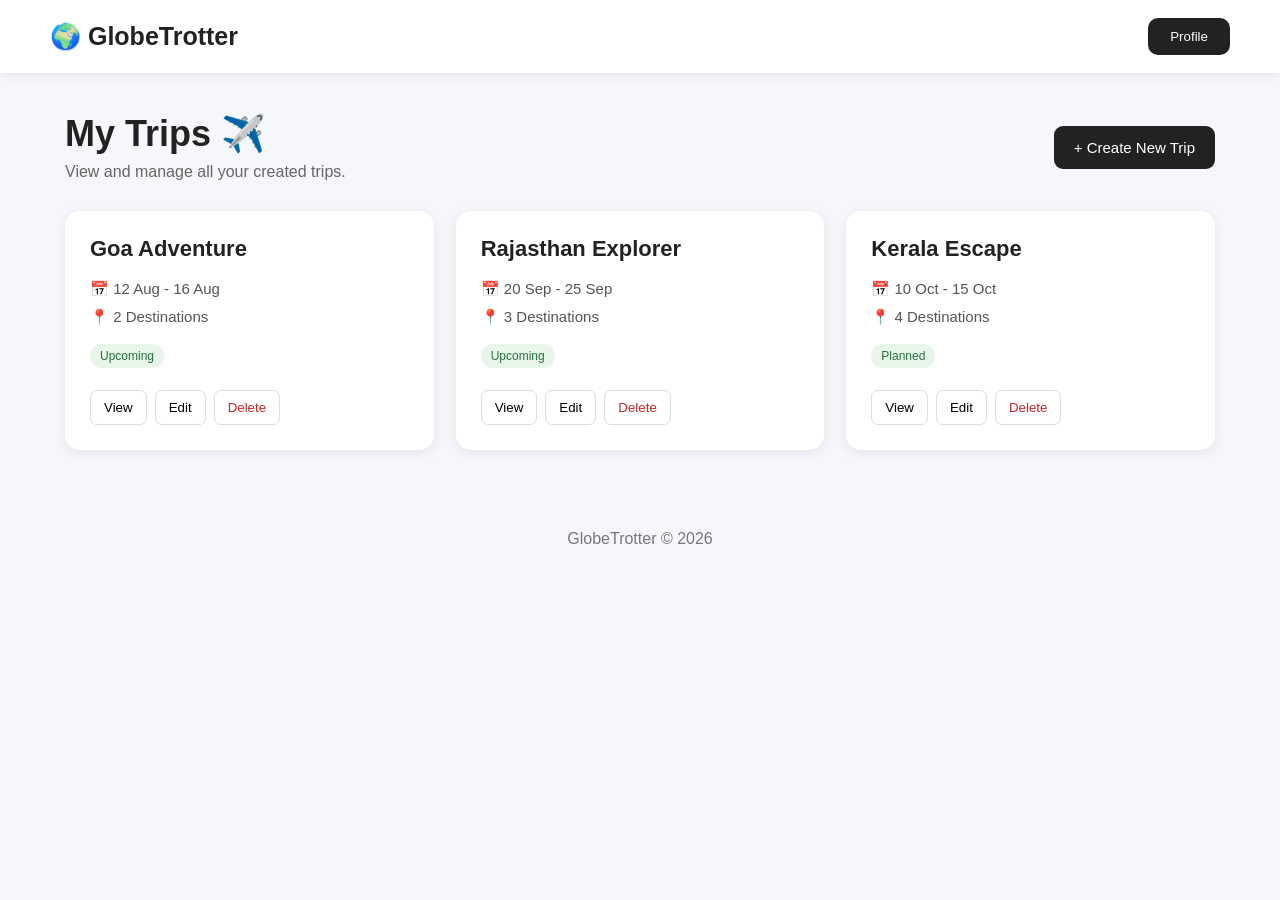
<file: my-trips.html>
<!DOCTYPE html>
<html lang="en">
<head>
    <meta charset="UTF-8">
    <meta name="viewport" content="width=device-width, initial-scale=1.0">

    <title>GlobeTrotter - My Trips</title>

    <style>
        * {
            margin: 0;
            padding: 0;
            box-sizing: border-box;
            font-family: Arial, sans-serif;
        }

        body {
            background: #f5f7fa;
            color: #222;
        }

        /* Navigation */
        .navbar {
            background: white;
            padding: 18px 50px;
            display: flex;
            justify-content: space-between;
            align-items: center;
            box-shadow: 0 2px 10px rgba(0, 0, 0, 0.08);
        }

        .logo {
            font-size: 25px;
            font-weight: bold;
        }

        .profile-btn {
            background: #222;
            color: white;
            border: none;
            padding: 11px 22px;
            border-radius: 10px;
            cursor: pointer;
        }

        /* Main Container */
        .container {
            max-width: 1200px;
            margin: 40px auto;
            padding: 0 25px;
        }

        .page-header {
            display: flex;
            justify-content: space-between;
            align-items: center;
            margin-bottom: 30px;
        }

        .page-header h1 {
            font-size: 36px;
        }

        .page-header p {
            margin-top: 8px;
            color: #666;
            font-size: 16px;
        }

        .create-btn {
            background: #222;
            color: white;
            border: none;
            padding: 13px 20px;
            border-radius: 9px;
            cursor: pointer;
            font-size: 15px;
        }

        .create-btn:hover {
            background: #444;
        }

        /* Trip Cards */
        .trip-grid {
            display: grid;
            grid-template-columns: repeat(3, 1fr);
            gap: 22px;
        }

        .trip-card {
            background: white;
            padding: 25px;
            border-radius: 15px;
            box-shadow: 0 3px 12px rgba(0, 0, 0, 0.08);
            transition: 0.2s;
        }

        .trip-card:hover {
            transform: translateY(-3px);
            box-shadow: 0 5px 16px rgba(0, 0, 0, 0.12);
        }

        .trip-card h2 {
            font-size: 22px;
            margin-bottom: 18px;
        }

        .trip-info {
            color: #555;
            margin: 10px 0;
            font-size: 15px;
        }

        .trip-info span {
            margin-right: 7px;
        }

        /* Status */
        .status {
            display: inline-block;
            margin-top: 8px;
            padding: 5px 10px;
            border-radius: 20px;
            font-size: 12px;
            background: #e8f5e9;
            color: #26733a;
        }

        /* Buttons */
        .actions {
            display: flex;
            gap: 8px;
            margin-top: 22px;
        }

        .actions button {
            padding: 9px 13px;
            border-radius: 7px;
            cursor: pointer;
            background: white;
            border: 1px solid #ddd;
        }

        .actions button:hover {
            background: #f1f1f1;
        }

        .delete-btn {
            color: #c62828;
        }

        /* Empty message */
        .empty-message {
            display: none;
            background: white;
            padding: 40px;
            text-align: center;
            border-radius: 15px;
            color: #666;
        }

        /* Footer */
        footer {
            text-align: center;
            padding: 40px;
            color: #777;
            margin-top: 40px;
        }

        /* Responsive */
        @media (max-width: 900px) {
            .trip-grid {
                grid-template-columns: repeat(2, 1fr);
            }
        }

        @media (max-width: 600px) {
            .navbar {
                padding: 15px 20px;
            }

            .container {
                margin-top: 25px;
            }

            .page-header {
                flex-direction: column;
                align-items: flex-start;
                gap: 18px;
            }

            .trip-grid {
                grid-template-columns: 1fr;
            }
        }
    </style>
</head>

<body>

    <!-- Navigation -->
    <nav class="navbar">
        <div class="logo">🌍 GlobeTrotter</div>

        <button class="profile-btn" onclick="openProfile()">
            Profile
        </button>
    </nav>


    <!-- Main Content -->
    <main class="container">

        <div class="page-header">
            <div>
                <h1>My Trips ✈️</h1>
                <p>View and manage all your created trips.</p>
            </div>

            <!-- This can later connect to your teammate's create-trip.html -->
            <button class="create-btn" onclick="createNewTrip()">
                + Create New Trip
            </button>
        </div>


        <!-- Trip Cards -->
        <div class="trip-grid" id="tripGrid">

            <!-- Trip 1 -->
            <div class="trip-card" id="trip1">

                <h2>Goa Adventure</h2>

                <div class="trip-info">
                    📅 <span>12 Aug - 16 Aug</span>
                </div>

                <div class="trip-info">
                    📍 <span>2 Destinations</span>
                </div>

                <div class="status">
                    Upcoming
                </div>

                <div class="actions">
                    <button onclick="viewTrip('Goa Adventure')">
                        View
                    </button>

                    <button onclick="editTrip('Goa Adventure')">
                        Edit
                    </button>

                    <button class="delete-btn"
                            onclick="deleteTrip('trip1', 'Goa Adventure')">
                        Delete
                    </button>
                </div>

            </div>


            <!-- Trip 2 -->
            <div class="trip-card" id="trip2">

                <h2>Rajasthan Explorer</h2>

                <div class="trip-info">
                    📅 <span>20 Sep - 25 Sep</span>
                </div>

                <div class="trip-info">
                    📍 <span>3 Destinations</span>
                </div>

                <div class="status">
                    Upcoming
                </div>

                <div class="actions">
                    <button onclick="viewTrip('Rajasthan Explorer')">
                        View
                    </button>

                    <button onclick="editTrip('Rajasthan Explorer')">
                        Edit
                    </button>

                    <button class="delete-btn"
                            onclick="deleteTrip('trip2', 'Rajasthan Explorer')">
                        Delete
                    </button>
                </div>

            </div>


            <!-- Trip 3 -->
            <div class="trip-card" id="trip3">

                <h2>Kerala Escape</h2>

                <div class="trip-info">
                    📅 <span>10 Oct - 15 Oct</span>
                </div>

                <div class="trip-info">
                    📍 <span>4 Destinations</span>
                </div>

                <div class="status">
                    Planned
                </div>

                <div class="actions">
                    <button onclick="viewTrip('Kerala Escape')">
                        View
                    </button>

                    <button onclick="editTrip('Kerala Escape')">
                        Edit
                    </button>

                    <button class="delete-btn"
                            onclick="deleteTrip('trip3', 'Kerala Escape')">
                        Delete
                    </button>
                </div>

            </div>

        </div>


        <!-- Empty Trips Message -->
        <div class="empty-message" id="emptyMessage">
            <h2>No trips available 🌍</h2>
            <p>Create your first trip to see it here.</p>
        </div>

    </main>


    <footer>
        GlobeTrotter © 2026
    </footer>


    <script>

        function viewTrip(tripName) {
            alert("Viewing: " + tripName);
        }


        function editTrip(tripName) {
            alert("Edit trip: " + tripName);
        }


        function deleteTrip(tripId, tripName) {

            let confirmation = confirm(
                "Are you sure you want to delete " + tripName + "?"
            );

            if (confirmation) {

                document.getElementById(tripId).remove();

                checkEmptyTrips();

                alert(tripName + " has been deleted.");
            }
        }


        function checkEmptyTrips() {

            let trips = document.querySelectorAll(".trip-card");

            if (trips.length === 0) {
                document.getElementById("emptyMessage").style.display = "block";
            }
        }


        function createNewTrip() {

            /*
             * Your teammate is creating create-trip.html.
             * Once that file is ready, this can simply be:
             *
             * window.location.href = "create-trip.html";
             */

            window.location.href = "create-trip.html";
        }


        function openProfile() {
            alert("Profile page will be connected later.");
        }

    </script>

</body>
</html>
</file>
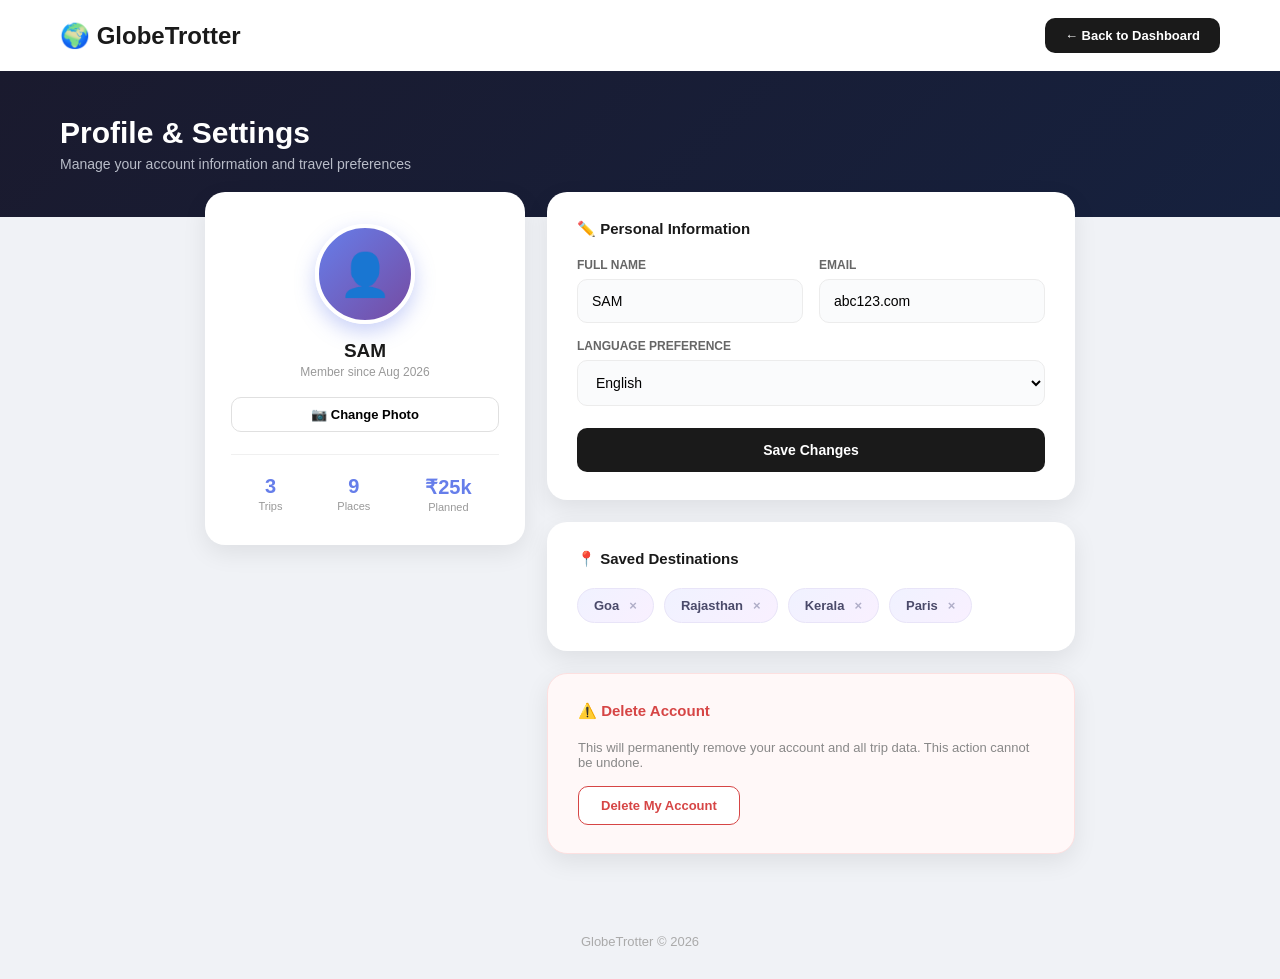
<file: profile.html>
<!DOCTYPE html>
<html lang="en">
<head>
<meta charset="UTF-8">
<meta name="viewport" content="width=device-width, initial-scale=1.0">
<title>GlobeTrotter - Profile</title>
<style>
  * {
    margin: 0;
    padding: 0;
    box-sizing: border-box;
    font-family: 'Segoe UI', Arial, sans-serif;
  }

  body {
    background: #f0f2f6;
    color: #1a1a1a;
  }

  .navbar {
    background: white;
    padding: 18px 60px;
    display: flex;
    justify-content: space-between;
    align-items: center;
    box-shadow: 0 2px 12px rgba(0,0,0,0.06);
  }

  .logo {
    font-size: 24px;
    font-weight: 800;
    display: flex;
    align-items: center;
    gap: 10px;
  }

  .back-btn {
    padding: 10px 20px;
    border: none;
    border-radius: 10px;
    background: #1a1a1a;
    color: white;
    cursor: pointer;
    font-size: 13px;
    font-weight: 600;
    text-decoration: none;
  }

  .back-btn:hover {
    background: #000;
  }

  .hero-banner {
    background: linear-gradient(135deg, #1a1a2e 0%, #16213e 100%);
    padding: 45px 60px;
    color: white;
  }

  .hero-banner h1 {
    font-size: 30px;
    font-weight: 800;
    margin-bottom: 6px;
  }

  .hero-banner p {
    color: #b8bcc8;
    font-size: 14px;
  }

  .container {
    max-width: 950px;
    margin: -25px auto 0 auto;
    padding: 0 40px 50px 40px;
  }

  .grid {
    display: grid;
    grid-template-columns: 320px 1fr;
    gap: 22px;
    align-items: start;
  }

  .profile-summary {
    background: white;
    border-radius: 20px;
    padding: 32px 26px;
    text-align: center;
    box-shadow: 0 8px 24px rgba(0,0,0,0.08);
  }

  .avatar {
    width: 100px;
    height: 100px;
    border-radius: 50%;
    background: linear-gradient(135deg, #667eea 0%, #764ba2 100%);
    display: flex;
    align-items: center;
    justify-content: center;
    font-size: 42px;
    color: white;
    margin: 0 auto 16px auto;
    box-shadow: 0 8px 20px rgba(102,126,234,0.35);
    border: 4px solid white;
  }

  .profile-summary h3 {
    font-size: 19px;
    font-weight: 700;
    margin-bottom: 3px;
  }

  .profile-summary .role {
    color: #999;
    font-size: 12px;
    margin-bottom: 18px;
  }

  .upload-btn {
    padding: 9px 20px;
    border: 1.5px solid #e0e0e0;
    border-radius: 10px;
    background: white;
    font-size: 13px;
    font-weight: 600;
    cursor: pointer;
    width: 100%;
  }

  .stats-row {
    display: flex;
    justify-content: space-around;
    margin-top: 22px;
    padding-top: 20px;
    border-top: 1px solid #f0f0f0;
  }

  .stat {
    text-align: center;
  }

  .stat .num {
    font-size: 20px;
    font-weight: 800;
    color: #667eea;
  }

  .stat .label {
    font-size: 11px;
    color: #999;
    margin-top: 2px;
  }

  .right-col {
    display: flex;
    flex-direction: column;
    gap: 22px;
  }

  .card {
    background: white;
    border-radius: 20px;
    padding: 28px 30px;
    box-shadow: 0 8px 24px rgba(0,0,0,0.08);
  }

  .card-title {
    font-size: 15px;
    font-weight: 700;
    margin-bottom: 20px;
  }

  .field-row {
    display: flex;
    gap: 16px;
  }

  .field-group {
    margin-bottom: 16px;
    flex: 1;
  }

  .field-group label {
    display: block;
    font-size: 12px;
    font-weight: 700;
    color: #666;
    margin-bottom: 7px;
    text-transform: uppercase;
  }

  .field-group input,
  .field-group select {
    width: 100%;
    padding: 13px 14px;
    border: 1.5px solid #ececec;
    border-radius: 10px;
    font-size: 14px;
    background: #fafbfc;
  }

  .field-group input:focus,
  .field-group select:focus {
    outline: none;
    border-color: #667eea;
    background: white;
  }

  .save-btn {
    width: 100%;
    padding: 14px;
    margin-top: 6px;
    background: #1a1a1a;
    color: white;
    border: none;
    border-radius: 10px;
    font-size: 14px;
    font-weight: 700;
    cursor: pointer;
  }

  .save-btn:hover {
    background: #000;
  }

  .destinations-list {
    display: flex;
    gap: 10px;
    flex-wrap: wrap;
  }

  .dest-chip {
    background: linear-gradient(135deg, #f0f2ff, #f9f0ff);
    padding: 9px 16px;
    border-radius: 24px;
    font-size: 13px;
    font-weight: 600;
    display: flex;
    align-items: center;
    gap: 10px;
    color: #4a4a6a;
    border: 1px solid #e8e4f8;
  }

  .dest-chip span {
    color: #b0aec8;
    cursor: pointer;
    font-weight: bold;
  }

  .danger-zone {
    background: #fff8f8;
    border: 1.5px solid #fde0e0;
  }

  .danger-zone .card-title {
    color: #d64545;
  }

  .danger-zone p {
    color: #888;
    font-size: 13px;
    margin-bottom: 16px;
  }

  .delete-btn {
    padding: 11px 22px;
    background: white;
    color: #d64545;
    border: 1.5px solid #d64545;
    border-radius: 10px;
    cursor: pointer;
    font-size: 13px;
    font-weight: 700;
  }

  .delete-btn:hover {
    background: #d64545;
    color: white;
  }

  footer {
    text-align: center;
    padding: 30px;
    color: #aaa;
    font-size: 13px;
  }
</style>
</head>
<body>

  <div class="navbar">
    <div class="logo">🌍 GlobeTrotter</div>
    <a href="dashboard.html" class="back-btn">← Back to Dashboard</a>
  </div>

  <div class="hero-banner">
    <h1>Profile & Settings</h1>
    <p>Manage your account information and travel preferences</p>
  </div>

  <div class="container">
    <div class="grid">

      <div class="profile-summary">
        <div class="avatar">👤</div>
        <h3>SAM</h3>
        <div class="role">Member since Aug 2026</div>
        <button class="upload-btn">📷 Change Photo</button>

        <div class="stats-row">
          <div class="stat">
            <div class="num">3</div>
            <div class="label">Trips</div>
          </div>
          <div class="stat">
            <div class="num">9</div>
            <div class="label">Places</div>
          </div>
          <div class="stat">
            <div class="num">₹25k</div>
            <div class="label">Planned</div>
          </div>
        </div>
      </div>

      <div class="right-col">

        <div class="card">
          <div class="card-title">✏️ Personal Information</div>
          <div class="field-row">
            <div class="field-group">
              <label>Full Name</label>
              <input type="text" value="SAM">
            </div>
            <div class="field-group">
              <label>Email</label>
              <input type="email" value="abc123.com">
            </div>
          </div>
          <div class="field-group">
            <label>Language Preference</label>
            <select>
              <option>English</option>
              <option>Hindi</option>
              <option>Gujarati</option>
            </select>
          </div>
          <button class="save-btn">Save Changes</button>
        </div>

        <div class="card">
          <div class="card-title">📍 Saved Destinations</div>
          <div class="destinations-list">
            <div class="dest-chip">Goa <span>×</span></div>
            <div class="dest-chip">Rajasthan <span>×</span></div>
            <div class="dest-chip">Kerala <span>×</span></div>
            <div class="dest-chip">Paris <span>×</span></div>
          </div>
        </div>

        <div class="card danger-zone">
          <div class="card-title">⚠️ Delete Account</div>
          <p>This will permanently remove your account and all trip data. This action cannot be undone.</p>
          <button class="delete-btn">Delete My Account</button>
        </div>

      </div>
    </div>
  </div>

  <footer>GlobeTrotter © 2026</footer>

</body>
</html>
</file>
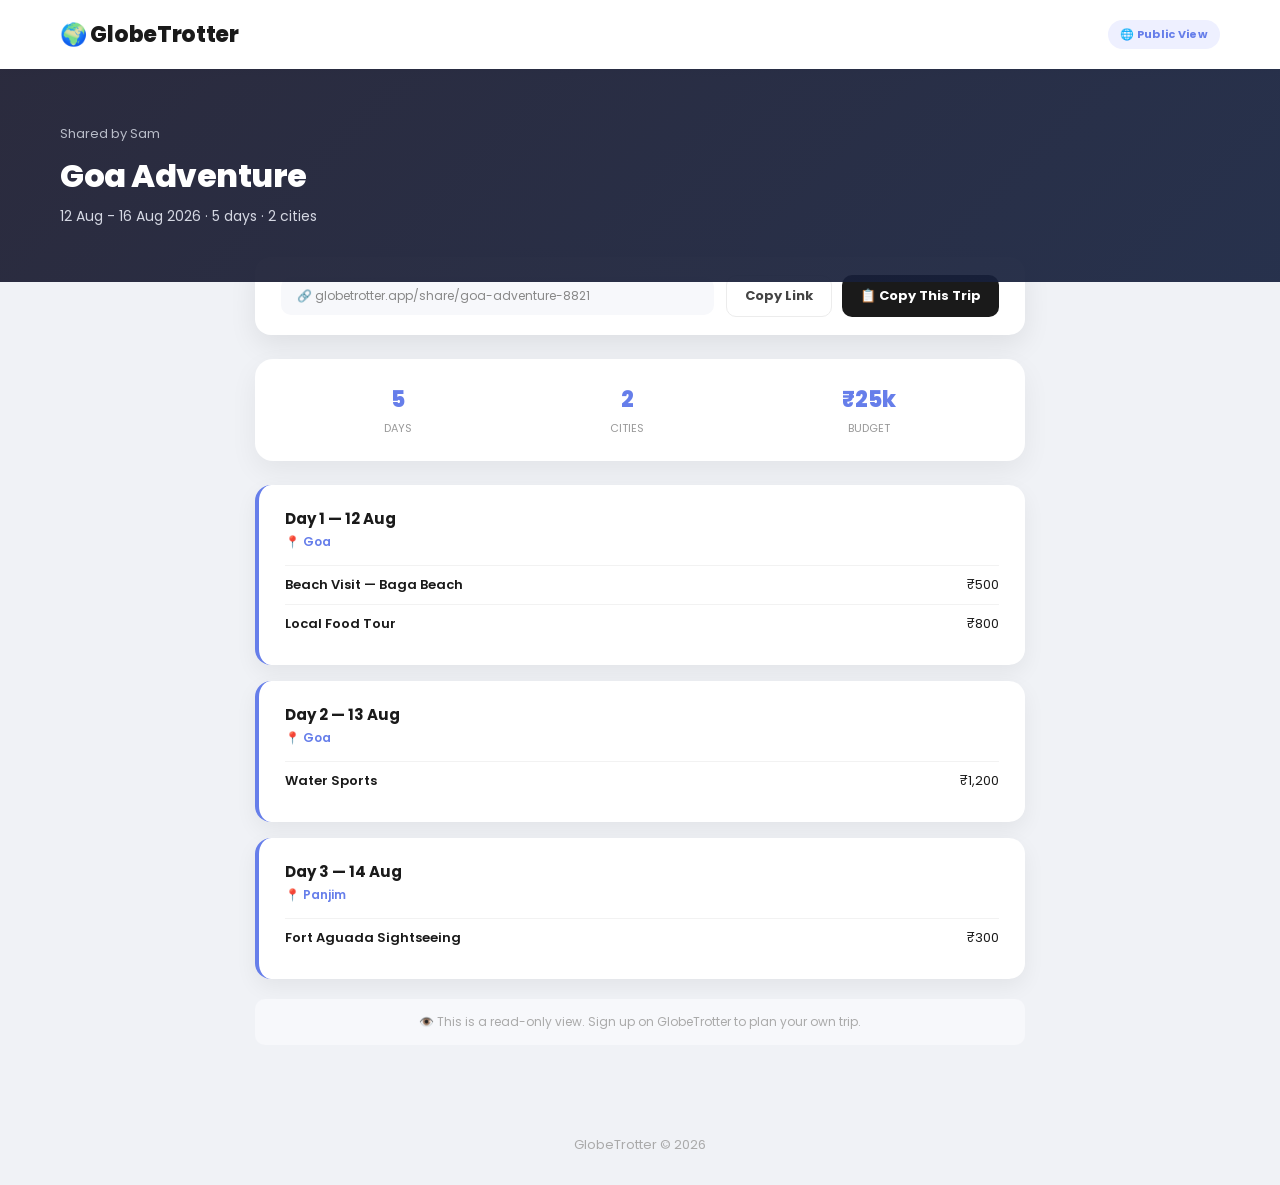
<file: public itinerary.html>
<!DOCTYPE html>
<html lang="en">
<head>
<meta charset="UTF-8">
<meta name="viewport" content="width=device-width, initial-scale=1.0">
<title>GlobeTrotter - Shared Itinerary</title>
<link rel="preconnect" href="https://fonts.googleapis.com">
<link href="https://fonts.googleapis.com/css2?family=Poppins:wght@400;600;700;800&display=swap" rel="stylesheet">
<style>
  * {
    margin: 0;
    padding: 0;
    box-sizing: border-box;
    font-family: 'Poppins', 'Segoe UI', Arial, sans-serif;
  }

  body {
    background: #f0f2f6;
    color: #1a1a1a;
  }

  .navbar {
    background: white;
    padding: 18px 60px;
    display: flex;
    justify-content: space-between;
    align-items: center;
    box-shadow: 0 2px 12px rgba(0,0,0,0.06);
  }

  .logo {
    font-size: 22px;
    font-weight: 800;
    display: flex;
    align-items: center;
    gap: 10px;
    letter-spacing: -0.3px;
  }

  .public-badge {
    background: #eef0ff;
    color: #667eea;
    font-size: 11px;
    font-weight: 700;
    padding: 6px 12px;
    border-radius: 20px;
    letter-spacing: 0.3px;
  }

  .hero-banner {
    position: relative;
    background: linear-gradient(135deg, rgba(26,26,46,0.92) 0%, rgba(22,33,62,0.92) 100%),
                url('https://images.unsplash.com/photo-1507525428034-b723cf961d3e?w=1200&q=60') center/cover;
    padding: 55px 60px;
    color: white;
  }

  .hero-banner .traveler {
    font-size: 13px;
    color: #b8bcc8;
    margin-bottom: 8px;
  }

  .hero-banner h1 { font-size: 32px; font-weight: 800; margin-bottom: 6px; letter-spacing: -0.5px; }
  .hero-banner p { color: #d5d8e3; font-size: 14px; }

  .container {
    max-width: 850px;
    margin: -25px auto 0 auto;
    padding: 0 40px 60px 40px;
  }

  .action-bar {
    background: white;
    border-radius: 16px;
    padding: 18px 26px;
    box-shadow: 0 10px 28px rgba(0,0,0,0.08);
    margin-bottom: 24px;
    display: flex;
    justify-content: space-between;
    align-items: center;
    flex-wrap: wrap;
    gap: 12px;
  }

  .link-box {
    display: flex;
    align-items: center;
    gap: 10px;
    background: #f7f8fb;
    padding: 10px 16px;
    border-radius: 10px;
    font-size: 12px;
    color: #888;
    flex: 1;
    min-width: 220px;
  }

  .btn-group {
    display: flex;
    gap: 10px;
  }

  .btn {
    padding: 10px 18px;
    border-radius: 10px;
    font-size: 13px;
    font-weight: 700;
    cursor: pointer;
    border: none;
    transition: 0.2s;
  }

  .btn-primary {
    background: #1a1a1a;
    color: white;
  }

  .btn-primary:hover { background: #000; }

  .btn-outline {
    background: white;
    border: 1.5px solid #ececec;
    color: #444;
  }

  .btn-outline:hover { border-color: #667eea; color: #667eea; }

  .summary-card {
    background: white;
    border-radius: 18px;
    padding: 24px 30px;
    box-shadow: 0 10px 28px rgba(0,0,0,0.06);
    margin-bottom: 24px;
    display: flex;
    justify-content: space-around;
    text-align: center;
  }

  .summary-stat .num {
    font-size: 22px;
    font-weight: 800;
    color: #667eea;
  }

  .summary-stat .label {
    font-size: 11px;
    color: #999;
    margin-top: 4px;
    text-transform: uppercase;
  }

  .day-block {
    background: white;
    border-radius: 16px;
    padding: 22px 26px;
    box-shadow: 0 8px 22px rgba(0,0,0,0.06);
    margin-bottom: 16px;
    border-left: 4px solid #667eea;
  }

  .day-title { font-size: 15px; font-weight: 700; margin-bottom: 3px; }
  .day-city { color: #667eea; font-size: 12px; font-weight: 600; margin-bottom: 14px; }

  .activity-item {
    display: flex;
    justify-content: space-between;
    padding: 9px 0;
    border-top: 1px solid #f2f2f2;
    font-size: 13px;
  }

  .activity-item:first-of-type { border-top: none; }
  .activity-name { font-weight: 600; }

  .readonly-note {
    text-align: center;
    color: #aaa;
    font-size: 12px;
    margin-top: 20px;
    padding: 14px;
    background: #f7f8fb;
    border-radius: 10px;
  }

  footer {
    text-align: center;
    padding: 30px;
    color: #aaa;
    font-size: 13px;
  }
</style>
</head>
<body>

  <div class="navbar">
    <div class="logo">🌍 GlobeTrotter</div>
    <div class="public-badge">🌐 Public View</div>
  </div>

  <div class="hero-banner">
    <div class="traveler">Shared by Sam</div>
    <h1>Goa Adventure</h1>
    <p>12 Aug - 16 Aug 2026 · 5 days · 2 cities</p>
  </div>

  <div class="container">

    <div class="action-bar">
      <div class="link-box">🔗 globetrotter.app/share/goa-adventure-8821</div>
      <div class="btn-group">
        <button class="btn btn-outline" onclick="copyLink()">Copy Link</button>
        <button class="btn btn-primary" onclick="copyTrip()">📋 Copy This Trip</button>
      </div>
    </div>

    <div class="summary-card">
      <div class="summary-stat">
        <div class="num">5</div>
        <div class="label">Days</div>
      </div>
      <div class="summary-stat">
        <div class="num">2</div>
        <div class="label">Cities</div>
      </div>
      <div class="summary-stat">
        <div class="num">₹25k</div>
        <div class="label">Budget</div>
      </div>
    </div>

    <div class="day-block">
      <div class="day-title">Day 1 — 12 Aug</div>
      <div class="day-city">📍 Goa</div>
      <div class="activity-item">
        <div class="activity-name">Beach Visit — Baga Beach</div>
        <div>₹500</div>
      </div>
      <div class="activity-item">
        <div class="activity-name">Local Food Tour</div>
        <div>₹800</div>
      </div>
    </div>

    <div class="day-block">
      <div class="day-title">Day 2 — 13 Aug</div>
      <div class="day-city">📍 Goa</div>
      <div class="activity-item">
        <div class="activity-name">Water Sports</div>
        <div>₹1,200</div>
      </div>
    </div>

    <div class="day-block">
      <div class="day-title">Day 3 — 14 Aug</div>
      <div class="day-city">📍 Panjim</div>
      <div class="activity-item">
        <div class="activity-name">Fort Aguada Sightseeing</div>
        <div>₹300</div>
      </div>
    </div>

    <div class="readonly-note">👁️ This is a read-only view. Sign up on GlobeTrotter to plan your own trip.</div>

  </div>

  <footer>GlobeTrotter © 2026</footer>

  <script>
    function copyLink() {
      const link = "globetrotter.app/share/goa-adventure-8821";
      navigator.clipboard.writeText(link).then(() => {
        alert("Link copied to clipboard!\n" + link);
      }).catch(() => {
        alert("Link: " + link);
      });
    }

    function copyTrip() {
      alert("This trip has been copied to your account! You can now edit it from 'My Trips'.");
    }
  </script>

</body>
</html>
</file>
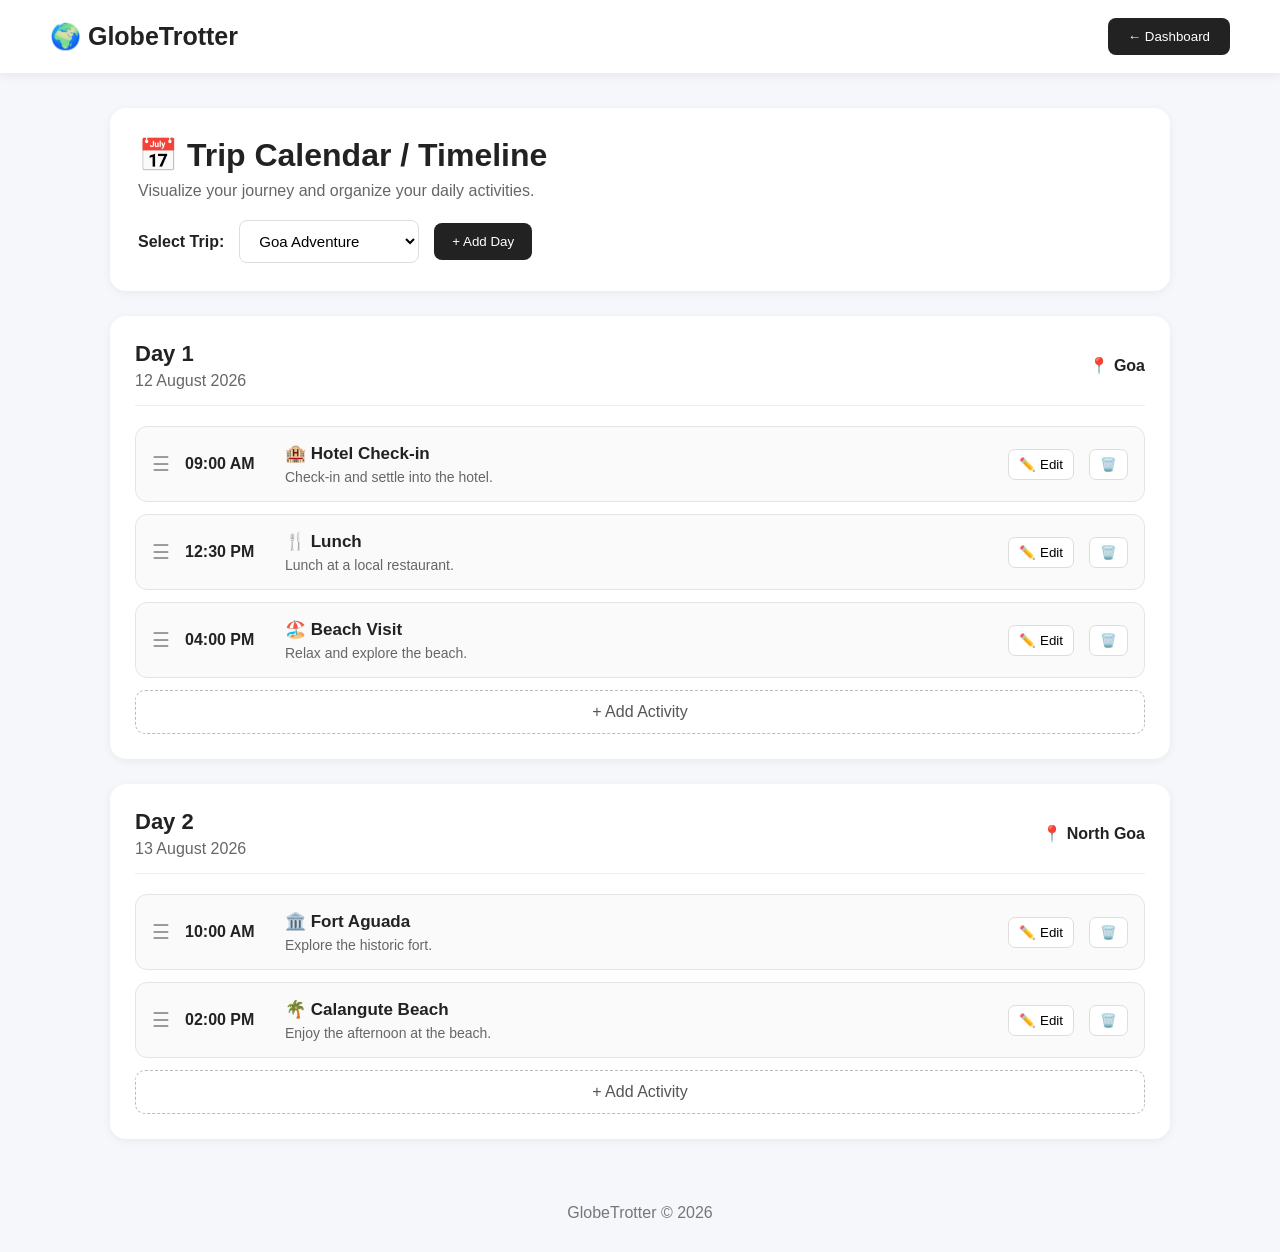
<file: trip-calendar.html>
<!DOCTYPE html>
<html lang="en">
<head>
    <meta charset="UTF-8">
    <meta name="viewport" content="width=device-width, initial-scale=1.0">

    <title>GlobeTrotter - Trip Calendar</title>

    <style>
        * {
            margin: 0;
            padding: 0;
            box-sizing: border-box;
            font-family: Arial, sans-serif;
        }

        body {
            background: #f5f7fa;
            color: #222;
        }

        /* Navigation */
        .navbar {
            background: white;
            padding: 18px 50px;
            display: flex;
            justify-content: space-between;
            align-items: center;
            box-shadow: 0 2px 10px rgba(0,0,0,0.08);
        }

        .logo {
            font-size: 25px;
            font-weight: bold;
        }

        .back-btn {
            background: #222;
            color: white;
            border: none;
            padding: 11px 20px;
            border-radius: 8px;
            cursor: pointer;
        }

        .back-btn:hover {
            background: #444;
        }

        /* Main container */
        .container {
            max-width: 1100px;
            margin: 35px auto;
            padding: 0 20px;
        }

        .page-header {
            background: white;
            padding: 28px;
            border-radius: 16px;
            box-shadow: 0 2px 10px rgba(0,0,0,0.06);
            margin-bottom: 25px;
        }

        .page-header h1 {
            font-size: 32px;
            margin-bottom: 8px;
        }

        .page-header p {
            color: #666;
            font-size: 16px;
        }

        /* Trip selector */
        .trip-selector {
            margin-top: 20px;
            display: flex;
            gap: 15px;
            align-items: center;
            flex-wrap: wrap;
        }

        select {
            padding: 11px 15px;
            border: 1px solid #ddd;
            border-radius: 8px;
            font-size: 15px;
            background: white;
        }

        .add-btn {
            background: #222;
            color: white;
            border: none;
            padding: 11px 18px;
            border-radius: 8px;
            cursor: pointer;
        }

        /* Timeline */
        .timeline {
            margin-top: 25px;
        }

        .day-card {
            background: white;
            border-radius: 16px;
            padding: 25px;
            margin-bottom: 25px;
            box-shadow: 0 2px 10px rgba(0,0,0,0.06);
        }

        .day-header {
            display: flex;
            justify-content: space-between;
            align-items: center;
            margin-bottom: 20px;
            border-bottom: 1px solid #eee;
            padding-bottom: 15px;
        }

        .day-title {
            font-size: 22px;
            font-weight: bold;
        }

        .date {
            color: #666;
            margin-top: 5px;
        }

        /* Activity */
        .activities {
            min-height: 40px;
        }

        .activity {
            display: flex;
            align-items: center;
            gap: 15px;
            padding: 16px;
            margin-bottom: 12px;
            border: 1px solid #e4e4e4;
            border-radius: 12px;
            background: #fafafa;
            cursor: grab;
        }

        .activity:active {
            cursor: grabbing;
        }

        .drag {
            font-size: 20px;
            color: #999;
        }

        .time {
            min-width: 85px;
            font-weight: bold;
        }

        .activity-info {
            flex: 1;
        }

        .activity-info h3 {
            margin-bottom: 5px;
            font-size: 17px;
        }

        .activity-info p {
            color: #666;
            font-size: 14px;
        }

        .edit-btn,
        .delete-btn {
            border: 1px solid #ddd;
            background: white;
            padding: 7px 10px;
            border-radius: 7px;
            cursor: pointer;
        }

        .edit-btn:hover {
            background: #eee;
        }

        .delete-btn:hover {
            background: #ffe5e5;
        }

        /* Add activity */
        .add-activity {
            margin-top: 12px;
            border: 1px dashed #bbb;
            padding: 12px;
            text-align: center;
            border-radius: 10px;
            cursor: pointer;
            color: #555;
        }

        .add-activity:hover {
            background: #f5f5f5;
        }

        /* Modal */
        .modal {
            display: none;
            position: fixed;
            inset: 0;
            background: rgba(0,0,0,0.45);
            justify-content: center;
            align-items: center;
            padding: 20px;
        }

        .modal-content {
            background: white;
            width: 100%;
            max-width: 450px;
            padding: 25px;
            border-radius: 15px;
        }

        .modal-content h2 {
            margin-bottom: 20px;
        }

        .form-group {
            margin-bottom: 15px;
        }

        .form-group label {
            display: block;
            margin-bottom: 6px;
            font-weight: bold;
        }

        .form-group input,
        .form-group textarea {
            width: 100%;
            padding: 10px;
            border: 1px solid #ddd;
            border-radius: 8px;
        }

        .modal-buttons {
            display: flex;
            gap: 10px;
            justify-content: flex-end;
            margin-top: 20px;
        }

        .save-btn {
            background: #222;
            color: white;
            border: none;
            padding: 10px 18px;
            border-radius: 8px;
            cursor: pointer;
        }

        .cancel-btn {
            background: white;
            border: 1px solid #ccc;
            padding: 10px 18px;
            border-radius: 8px;
            cursor: pointer;
        }

        /* Footer */
        footer {
            text-align: center;
            padding: 30px;
            color: #777;
        }

        @media (max-width: 700px) {
            .navbar {
                padding: 15px 20px;
            }

            .activity {
                flex-wrap: wrap;
            }

            .time {
                min-width: 65px;
            }
        }
    </style>
</head>

<body>

    <!-- Navigation -->
    <nav class="navbar">
        <div class="logo">🌍 GlobeTrotter</div>

        <button class="back-btn" onclick="goToDashboard()">
            ← Dashboard
        </button>
    </nav>


    <main class="container">

        <!-- Header -->
        <section class="page-header">

            <h1>📅 Trip Calendar / Timeline</h1>

            <p>
                Visualize your journey and organize your daily activities.
            </p>

            <div class="trip-selector">

                <label for="tripSelect">
                    <strong>Select Trip:</strong>
                </label>

                <select id="tripSelect">
                    <option>Goa Adventure</option>
                    <option>Rajasthan Explorer</option>
                    <option>Kerala Escape</option>
                </select>

                <button class="add-btn" onclick="addNewDay()">
                    + Add Day
                </button>

            </div>

        </section>


        <!-- Timeline -->
        <section class="timeline" id="timeline">

            <!-- Day 1 -->
            <div class="day-card">

                <div class="day-header">

                    <div>
                        <div class="day-title">Day 1</div>
                        <div class="date">12 August 2026</div>
                    </div>

                    <strong>📍 Goa</strong>

                </div>

                <div class="activities">

                    <div class="activity" draggable="true">

                        <div class="drag">☰</div>

                        <div class="time">
                            09:00 AM
                        </div>

                        <div class="activity-info">
                            <h3>🏨 Hotel Check-in</h3>
                            <p>Check-in and settle into the hotel.</p>
                        </div>

                        <button class="edit-btn"
                            onclick="editActivity(this)">
                            ✏️ Edit
                        </button>

                        <button class="delete-btn"
                            onclick="deleteActivity(this)">
                            🗑️
                        </button>

                    </div>


                    <div class="activity" draggable="true">

                        <div class="drag">☰</div>

                        <div class="time">
                            12:30 PM
                        </div>

                        <div class="activity-info">
                            <h3>🍴 Lunch</h3>
                            <p>Lunch at a local restaurant.</p>
                        </div>

                        <button class="edit-btn"
                            onclick="editActivity(this)">
                            ✏️ Edit
                        </button>

                        <button class="delete-btn"
                            onclick="deleteActivity(this)">
                            🗑️
                        </button>

                    </div>


                    <div class="activity" draggable="true">

                        <div class="drag">☰</div>

                        <div class="time">
                            04:00 PM
                        </div>

                        <div class="activity-info">
                            <h3>🏖️ Beach Visit</h3>
                            <p>Relax and explore the beach.</p>
                        </div>

                        <button class="edit-btn"
                            onclick="editActivity(this)">
                            ✏️ Edit
                        </button>

                        <button class="delete-btn"
                            onclick="deleteActivity(this)">
                            🗑️
                        </button>

                    </div>

                </div>

                <div class="add-activity"
                    onclick="openAddActivity(this)">
                    + Add Activity
                </div>

            </div>


            <!-- Day 2 -->
            <div class="day-card">

                <div class="day-header">

                    <div>
                        <div class="day-title">Day 2</div>
                        <div class="date">13 August 2026</div>
                    </div>

                    <strong>📍 North Goa</strong>

                </div>

                <div class="activities">

                    <div class="activity" draggable="true">

                        <div class="drag">☰</div>

                        <div class="time">
                            10:00 AM
                        </div>

                        <div class="activity-info">
                            <h3>🏛️ Fort Aguada</h3>
                            <p>Explore the historic fort.</p>
                        </div>

                        <button class="edit-btn"
                            onclick="editActivity(this)">
                            ✏️ Edit
                        </button>

                        <button class="delete-btn"
                            onclick="deleteActivity(this)">
                            🗑️
                        </button>

                    </div>


                    <div class="activity" draggable="true">

                        <div class="drag">☰</div>

                        <div class="time">
                            02:00 PM
                        </div>

                        <div class="activity-info">
                            <h3>🌴 Calangute Beach</h3>
                            <p>Enjoy the afternoon at the beach.</p>
                        </div>

                        <button class="edit-btn"
                            onclick="editActivity(this)">
                            ✏️ Edit
                        </button>

                        <button class="delete-btn"
                            onclick="deleteActivity(this)">
                            🗑️
                        </button>

                    </div>

                </div>

                <div class="add-activity"
                    onclick="openAddActivity(this)">
                    + Add Activity
                </div>

            </div>

        </section>

    </main>


    <footer>
        GlobeTrotter © 2026
    </footer>


    <!-- Edit/Add Modal -->
    <div class="modal" id="activityModal">

        <div class="modal-content">

            <h2 id="modalTitle">Add Activity</h2>

            <div class="form-group">

                <label>Activity Name</label>

                <input
                    type="text"
                    id="activityName"
                    placeholder="e.g. Visit Museum">

            </div>


            <div class="form-group">

                <label>Time</label>

                <input
                    type="text"
                    id="activityTime"
                    placeholder="e.g. 10:00 AM">

            </div>


            <div class="form-group">

                <label>Description</label>

                <textarea
                    id="activityDescription"
                    rows="3"
                    placeholder="Enter activity details">
                </textarea>

            </div>


            <div class="modal-buttons">

                <button
                    class="cancel-btn"
                    onclick="closeModal()">
                    Cancel
                </button>

                <button
                    class="save-btn"
                    onclick="saveActivity()">
                    Save Activity
                </button>

            </div>

        </div>

    </div>


    <script>

        let currentActivity = null;
        let currentContainer = null;


        /* Dashboard button */
        function goToDashboard() {
            window.location.href = "dashboard.html";
        }


        /* Delete activity */
        function deleteActivity(button) {

            const activity = button.closest(".activity");

            if (confirm("Delete this activity?")) {
                activity.remove();
            }

        }


        /* Edit activity */
        function editActivity(button) {

            currentActivity = button.closest(".activity");

            const name =
                currentActivity.querySelector("h3").innerText
                .replace(/^.{1,2}\s/, "");

            const time =
                currentActivity.querySelector(".time").innerText;

            const description =
                currentActivity.querySelector(".activity-info p").innerText;

            document.getElementById("modalTitle").innerText =
                "Edit Activity";

            document.getElementById("activityName").value =
                name;

            document.getElementById("activityTime").value =
                time;

            document.getElementById("activityDescription").value =
                description;

            document.getElementById("activityModal").style.display =
                "flex";
        }


        /* Add activity */
        function openAddActivity(button) {

            currentActivity = null;

            currentContainer =
                button.parentElement.querySelector(".activities");

            document.getElementById("modalTitle").innerText =
                "Add Activity";

            document.getElementById("activityName").value = "";
            document.getElementById("activityTime").value = "";
            document.getElementById("activityDescription").value = "";

            document.getElementById("activityModal").style.display =
                "flex";
        }


        /* Save activity */
        function saveActivity() {

            const name =
                document.getElementById("activityName").value;

            const time =
                document.getElementById("activityTime").value;

            const description =
                document.getElementById("activityDescription").value;

            if (!name || !time) {
                alert("Please enter activity name and time.");
                return;
            }


            if (currentActivity) {

                currentActivity.querySelector("h3").innerText =
                    "📌 " + name;

                currentActivity.querySelector(".time").innerText =
                    time;

                currentActivity.querySelector(".activity-info p").innerText =
                    description;

            } else {

                const activity =
                    document.createElement("div");

                activity.className = "activity";

                activity.draggable = true;

                activity.innerHTML = `
                    <div class="drag">☰</div>

                    <div class="time">
                        ${time}
                    </div>

                    <div class="activity-info">
                        <h3>📌 ${name}</h3>
                        <p>${description}</p>
                    </div>

                    <button class="edit-btn"
                        onclick="editActivity(this)">
                        ✏️ Edit
                    </button>

                    <button class="delete-btn"
                        onclick="deleteActivity(this)">
                        🗑️
                    </button>
                `;

                currentContainer.appendChild(activity);

                enableDrag(activity);
            }

            closeModal();
        }


        /* Close modal */
        function closeModal() {

            document.getElementById("activityModal").style.display =
                "none";

        }


        /* Add new day */
        function addNewDay() {

            const timeline =
                document.getElementById("timeline");

            const dayNumber =
                timeline.querySelectorAll(".day-card").length + 1;

            const day =
                document.createElement("div");

            day.className = "day-card";

            day.innerHTML = `
                <div class="day-header">

                    <div>
                        <div class="day-title">
                            Day ${dayNumber}
                        </div>

                        <div class="date">
                            New Day
                        </div>
                    </div>

                    <strong>📍 New Destination</strong>

                </div>

                <div class="activities"></div>

                <div class="add-activity"
                    onclick="openAddActivity(this)">
                    + Add Activity
                </div>
            `;

            timeline.appendChild(day);
        }


        /* Drag and drop */
        function enableDrag(activity) {

            activity.addEventListener("dragstart", function () {
                activity.classList.add("dragging");
            });

            activity.addEventListener("dragend", function () {
                activity.classList.remove("dragging");
            });
        }


        document.querySelectorAll(".activity").forEach(enableDrag);


        document.querySelectorAll(".activities").forEach(container => {

            container.addEventListener("dragover", function (event) {

                event.preventDefault();

                const dragging =
                    document.querySelector(".dragging");

                if (!dragging) return;

                const afterElement =
                    getDragAfterElement(container, event.clientY);

                if (afterElement == null) {
                    container.appendChild(dragging);
                } else {
                    container.insertBefore(
                        dragging,
                        afterElement
                    );
                }

            });

        });


        function getDragAfterElement(container, y) {

            const elements =
                [...container.querySelectorAll(".activity:not(.dragging)")];

            return elements.reduce((closest, child) => {

                const box =
                    child.getBoundingClientRect();

                const offset =
                    y - box.top - box.height / 2;

                if (offset < 0 && offset > closest.offset) {

                    return {
                        offset: offset,
                        element: child
                    };

                } else {

                    return closest;

                }

            }, {
                offset: Number.NEGATIVE_INFINITY
            }).element;
        }

    </script>

</body>
</html>
</file>
